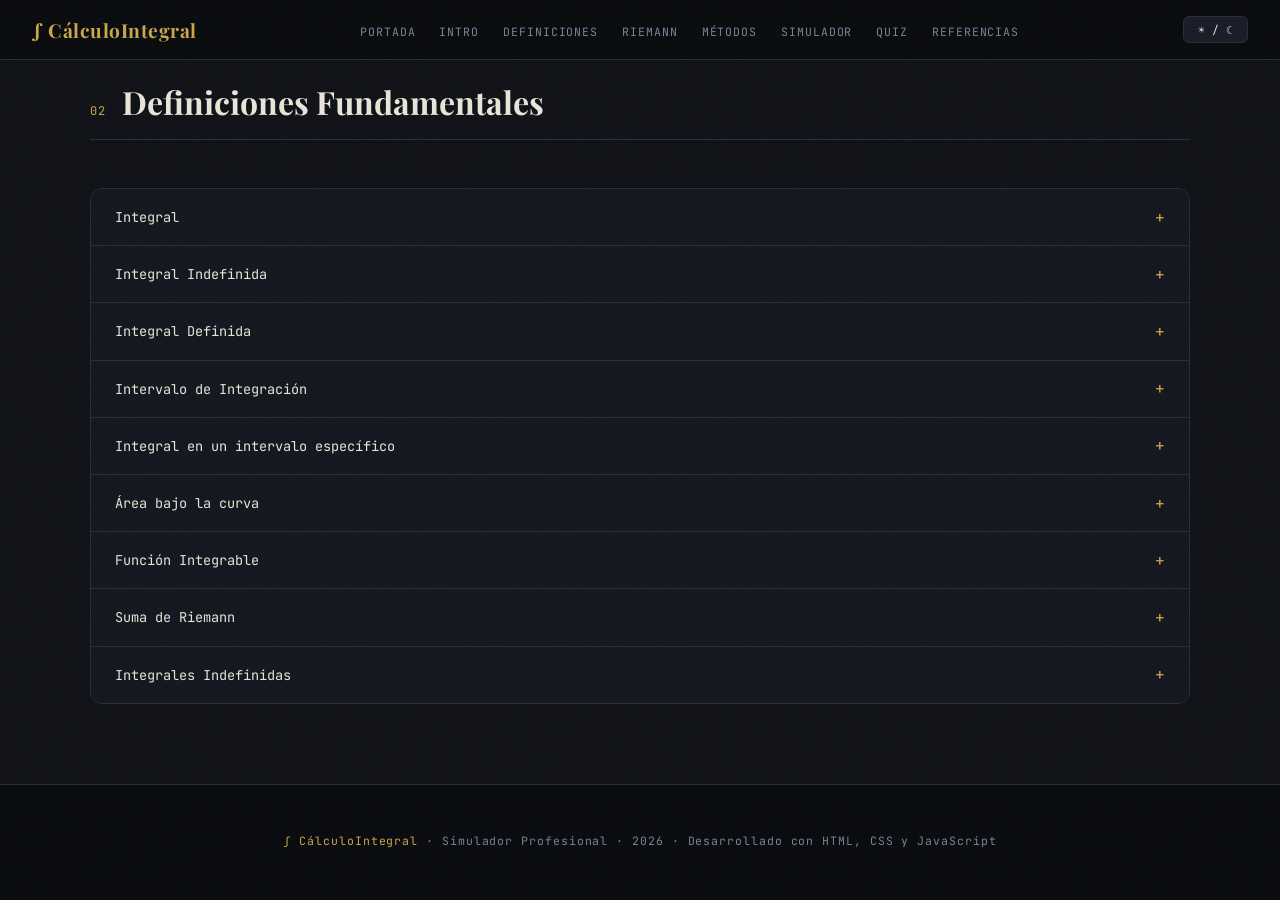
<file: HTML/definiciones.html>
<!DOCTYPE html>
<html lang="es">
<head>
<meta charset="UTF-8">
<meta name="viewport" content="width=device-width, initial-scale=1.0">
<title>CálculoIntegral — Definiciones</title>
<link href="https://fonts.googleapis.com/css2?family=Playfair+Display:wght@400;700;900&family=JetBrains+Mono:wght@300;400;600&family=Libre+Baskerville:ital,wght@0,400;0,700;1,400&display=swap" rel="stylesheet">
<link rel="stylesheet" href="../CSS/styles.css">
</head>
<body>
  <a href="#page-main" class="skip-link">Saltar al contenido</a>
  <nav>
    <a href="portada.html" class="nav-brand">∫ CálculoIntegral</a>
    <ul class="nav-links">
      <li><a href="portada.html">Portada</a></li>
      <li><a href="introduccion.html">Intro</a></li>
      <li><a href="definiciones.html">Definiciones</a></li>
      <li><a href="riemann.html">Riemann</a></li>
      <li><a href="metodos.html">Métodos</a></li>
      <li><a href="simulador.html">Simulador</a></li>
      <li><a href="quiz.html">Quiz</a></li>
      <li><a href="referencias.html">Referencias</a></li>
    </ul>
    <button class="nav-toggle" aria-controls="main-nav" aria-expanded="false" onclick="toggleNav()" aria-label="Abrir menú">☰</button>
    <button class="btn-darkmode" onclick="toggleMode()">☀ / ☾</button>
  </nav>

  <main id="page-main">
    <section id="definiciones">
      <div class="section-inner">
        <div class="section-header">
          <span class="section-num">02</span>
          <h2 class="section-title">Definiciones Fundamentales</h2>
        </div>
        <div class="accordion">

          <div class="acc-item">
            <button class="acc-header" onclick="toggleAcc(this)">
              Integral <span class="acc-icon">+</span>
            </button>
            <div class="acc-body">
              <div class="def-grid">
                <div>
                  <h3>Definición</h3>
                  <p>La <strong>integral</strong> es la acumulación continua de una magnitud en un intervalo y se interpreta como el área neta bajo la curva de una función.</p>
                  <h4>Propiedades</h4>
                  <ul>
                    <li>Linealidad: ∫(af + bg) = a∫f + b∫g.</li>
                    <li>Aditividad: ∫ₐᵇ + ∫ᵇᶜ = ∫ₐᶜ.</li>
                    <li>Cambio de límites invierte el signo.</li>
                  </ul>
                  <h4>Ejemplo resuelto</h4>
                  <p>∫₀² 2x dx = [x²]₀² = 4.</p>
                  <h4>Interpretación de la gráfica</h4>
                  <p>Corresponde al área entre la curva y el eje x dentro del intervalo dado.</p>
                  <h4>Aplicaciones</h4>
                  <p>Se usa para calcular áreas, trabajo, volumen y acumulados en diversas ciencias.</p>
                </div>
                <div class="def-visual">
                  <svg viewBox="0 0 200 120" aria-hidden="true" role="img">
                    <path d="M10,90 C40,40 80,60 120,30 C150,5 190,20 190,20" fill="none" stroke="currentColor" stroke-width="3" opacity=".6"/>
                    <path d="M10,90 L10,40 C30,40 70,50 100,55 C130,60 170,70 190,70 L190,90 Z" fill="rgba(201,168,76,.25)"/>
                    <line x1="10" y1="90" x2="190" y2="90" stroke="currentColor" stroke-width="1" opacity=".4"/>
                    <line x1="10" y1="15" x2="10" y2="105" stroke="currentColor" stroke-width="1" opacity=".4"/>
                  </svg>
                  <p class="def-caption">Área bajo la curva en un intervalo.</p>
                </div>
              </div>
            </div>
          </div>

          <div class="acc-item">
            <button class="acc-header" onclick="toggleAcc(this)">
              Integral Indefinida <span class="acc-icon">+</span>
            </button>
            <div class="acc-body">
              <div class="def-grid">
                <div>
                  <h3>Definición</h3>
                  <p>La <strong>integral indefinida</strong> es la familia de todas las antiderivadas de una función: ∫ f(x) dx = F(x) + C.</p>
                  <h4>Propiedades</h4>
                  <ul>
                    <li>Incluye una constante de integración C.</li>
                    <li>Es inversa a la derivada.</li>
                    <li>Es lineal: ∫(af + bg) = a∫f + b∫g + C.</li>
                  </ul>
                  <h4>Ejemplo resuelto</h4>
                  <p>∫ 3x² dx = x³ + C.</p>
                  <h4>Interpretación de la gráfica</h4>
                  <p>Cada primitiva es una curva cuya pendiente en cada punto es la función original.</p>
                  <h4>Aplicaciones</h4>
                  <p>Se usa para encontrar funciones generalizadas y resolver ecuaciones diferenciales.</p>
                </div>
                <div class="def-visual">
                  <svg viewBox="0 0 200 120" aria-hidden="true" role="img">
                    <path d="M10,100 C40,80 80,50 120,40 C160,35 190,30 190,30" fill="none" stroke="rgba(78,201,176,0.8)" stroke-width="3"/>
                    <path d="M10,90 C40,90 80,70 120,60 C160,55 190,50 190,50" fill="none" stroke="rgba(201,168,76,0.9)" stroke-width="3"/>
                    <circle cx="60" cy="80" r="3" fill="rgba(255,255,255,0.9)"/>
                    <circle cx="120" cy="50" r="3" fill="rgba(255,255,255,0.9)"/>
                  </svg>
                  <p class="def-caption">Función y su primitiva (tangentes relacionadas).</p>
                </div>
              </div>
            </div>
          </div>

          <div class="acc-item">
            <button class="acc-header" onclick="toggleAcc(this)">
              Integral Definida <span class="acc-icon">+</span>
            </button>
            <div class="acc-body">
              <div class="def-grid">
                <div>
                  <h3>Definición</h3>
                  <p>La <strong>integral definida</strong> calcula un valor numérico exacto para el área neta entre la curva y el eje x en [a,b].</p>
                  <h4>Propiedades</h4>
                  <ul>
                    <li>Solo depende de los extremos del intervalo.</li>
                    <li>F(b)−F(a) por el teorema fundamental del cálculo.</li>
                    <li>El orden de límites afecta el signo.</li>
                  </ul>
                  <h4>Ejemplo resuelto</h4>
                  <p>∫₀¹ x dx = [x²/2]₀¹ = 1/2.</p>
                  <h4>Interpretación de la gráfica</h4>
                  <p>Corresponde al área neta entre la curva y el eje x dentro del intervalo dado.</p>
                  <h4>Aplicaciones</h4>
                  <p>Se usa para calcular trabajo, distancia, volumen y probabilidades.</p>
                </div>
                <div class="def-visual">
                  <svg viewBox="0 0 200 120" aria-hidden="true" role="img">
                    <path d="M10,80 C50,30 90,70 130,50 C170,30 190,40 190,40" fill="none" stroke="currentColor" stroke-width="3" opacity=".7"/>
                    <path d="M20,80 L20,60 C60,50 100,55 140,50 L140,80 Z" fill="rgba(91,156,246,.2)"/>
                    <line x1="20" y1="80" x2="140" y2="80" stroke="currentColor" stroke-width="1" opacity=".5"/>
                    <text x="25" y="95" font-size="10" fill="currentColor">a</text>
                    <text x="135" y="95" font-size="10" fill="currentColor">b</text>
                  </svg>
                  <p class="def-caption">Evaluación de F en los extremos para obtener el área neta.</p>
                </div>
              </div>
            </div>
          </div>

          <div class="acc-item">
            <button class="acc-header" onclick="toggleAcc(this)">
              Intervalo de Integración <span class="acc-icon">+</span>
            </button>
            <div class="acc-body">
              <div class="def-grid">
                <div>
                  <h3>Definición</h3>
                  <p>El <strong>intervalo de integración</strong> [a, b] delimita el tramo en el eje x sobre el cual se calcula la integral.</p>
                  <h4>Propiedades</h4>
                  <ul>
                    <li>a es el límite inferior y b el límite superior.</li>
                    <li>Si a = b, la integral es 0.</li>
                    <li>Si a > b, el resultado cambia de signo.</li>
                  </ul>
                  <h4>Ejemplo resuelto</h4>
                  <p>En ∫₂⁵ x dx, el resultado es [x²/2]₂⁵ = 21/2.</p>
                  <h4>Interpretación de la gráfica</h4>
                  <p>Define el segmento horizontal que delimita la región integrada.</p>
                  <h4>Aplicaciones</h4>
                  <p>Permite seleccionar el tramo de interés en problemas de área, movimiento y acumulados.</p>
                </div>
                <div class="def-visual">
                  <svg viewBox="0 0 200 80" aria-hidden="true" role="img">
                    <line x1="10" y1="40" x2="190" y2="40" stroke="currentColor" stroke-width="2"/>
                    <line x1="40" y1="35" x2="40" y2="45" stroke="currentColor" stroke-width="2"/>
                    <line x1="140" y1="35" x2="140" y2="45" stroke="currentColor" stroke-width="2"/>
                    <text x="36" y="25" font-size="10" fill="currentColor">a</text>
                    <text x="136" y="25" font-size="10" fill="currentColor">b</text>
                    <rect x="40" y="40" width="100" height="15" fill="rgba(201,168,76,.2)"/>
                  </svg>
                  <p class="def-caption">El intervalo [a,b] como segmento en el eje x.</p>
                </div>
              </div>
            </div>
          </div>

          <div class="acc-item">
            <button class="acc-header" onclick="toggleAcc(this)">
              Integral en un intervalo específico <span class="acc-icon">+</span>
            </button>
            <div class="acc-body">
              <div class="def-grid">
                <div>
                  <h3>Definición</h3>
                  <p>Una <strong>integral en un intervalo específico</strong> es una integral definida con límites concretos, que calcula el valor acumulado entre dos puntos.</p>
                  <h4>Propiedades</h4>
                  <ul>
                    <li>Depende solo de los extremos a y b.</li>
                    <li>Se puede descomponer en subintervalos.</li>
                    <li>Es un valor numérico fijo.</li>
                  </ul>
                  <h4>Ejemplo resuelto</h4>
                  <p>∫₁³ 2x dx = [x²]₁³ = 9 − 1 = 8.</p>
                  <h4>Interpretación de la gráfica</h4>
                  <p>Es la región exacta sombreada entre la curva y el eje x desde a hasta b.</p>
                  <h4>Aplicaciones</h4>
                  <p>Se usa para calcular distancia, ingreso y carga acumulada en ese intervalo específico.</p>
                </div>
                <div class="def-visual">
                  <svg viewBox="0 0 200 120" aria-hidden="true" role="img">
                    <path d="M15,90 C45,50 80,70 110,55 C140,40 170,35 185,30" fill="none" stroke="currentColor" stroke-width="3" opacity=".7"/>
                    <path d="M25,90 L25,55 C45,55 75,60 105,50 C135,40 165,35 185,35 L185,90 Z" fill="rgba(91,156,246,.18)"/>
                    <line x1="25" y1="90" x2="185" y2="90" stroke="currentColor" stroke-width="1" opacity=".5"/>
                    <text x="22" y="104" font-size="10" fill="currentColor">a</text>
                    <text x="180" y="104" font-size="10" fill="currentColor">b</text>
                  </svg>
                  <p class="def-caption">Evaluar y sumar área entre los puntos a y b.</p>
                </div>
              </div>
            </div>
          </div>

          <div class="acc-item">
            <button class="acc-header" onclick="toggleAcc(this)">
              Área bajo la curva <span class="acc-icon">+</span>
            </button>
            <div class="acc-body">
              <div class="def-grid">
                <div>
                  <h3>Definición</h3>
                  <p>El <strong>área bajo la curva</strong> es la magnitud total que calcula la integral en un intervalo dado.</p>
                  <h4>Propiedades</h4>
                  <ul>
                    <li>Si f ≥ 0, el área es positiva.</li>
                    <li>Si f < 0, el área neta puede ser negativa.</li>
                    <li>Para área absoluta se usa ∫ₐᵇ |f(x)| dx.</li>
                  </ul>
                  <h4>Ejemplo resuelto</h4>
                  <p>Para y = x en [0,2], ∫₀² x dx = 2.</p>
                  <h4>Interpretación de la gráfica</h4>
                  <p>Es la región coloreada entre la curva y el eje x.</p>
                  <h4>Aplicaciones</h4>
                  <p>Se aplica en física, probabilidad y economía para cuantificar cantidades acumuladas.</p>
                </div>
                <div class="def-visual">
                  <svg viewBox="0 0 200 120" aria-hidden="true" role="img">
                    <path d="M10,80 C40,50 80,70 120,30 C150,-5 190,20 190,20" fill="none" stroke="currentColor" stroke-width="3" opacity=".6"/>
                    <path d="M10,80 L10,55 C40,50 80,69 120,35 L120,80 Z" fill="rgba(78,201,176,.2)"/>
                    <path d="M120,80 L120,80 C150,75 190,20 190,20 L190,80 Z" fill="rgba(244,122,122,.2)"/>
                  </svg>
                  <p class="def-caption">Área positiva y negativa convertidas a magnitud total.</p>
                </div>
              </div>
            </div>
          </div>

          <div class="acc-item">
            <button class="acc-header" onclick="toggleAcc(this)">
              Función Integrable <span class="acc-icon">+</span>
            </button>
            <div class="acc-body">
              <div class="def-grid">
                <div>
                  <h3>Definición</h3>
                  <p>Una función es <strong>integrable</strong> si su límite de sumas de Riemann existe y es finito en el intervalo.</p>
                  <h4>Propiedades</h4>
                  <ul>
                    <li>Debe ser acotada en el intervalo.</li>
                    <li>Las funciones continuas son integrables.</li>
                    <li>Las discontinuidades aisladas no impiden la integración.</li>
                  </ul>
                  <h4>Ejemplo resuelto</h4>
                  <p>f(x)=x es integrable en [0,1], con ∫₀¹ x dx = 1/2.</p>
                  <h4>Interpretación de la gráfica</h4>
                  <p>La suma de los rectángulos bajo la curva converge a un área única.</p>
                  <h4>Aplicaciones</h4>
                  <p>Garantiza que se puede calcular un área, volumen o acumulado para una función.</p>
                </div>
                <div class="def-visual">
                  <svg viewBox="0 0 200 120" aria-hidden="true" role="img">
                    <path d="M10,90 C40,70 70,60 100,65 C130,70 160,80 190,70" fill="none" stroke="currentColor" stroke-width="2"/>
                    <circle cx="110" cy="30" r="4" fill="rgba(244,122,122,.8)"/>
                    <line x1="110" y1="30" x2="110" y2="90" stroke="rgba(244,122,122,.4)" stroke-dasharray="3 3"/>
                  </svg>
                  <p class="def-caption">Una discontinuidad aislada no impide la integrabilidad.</p>
                </div>
              </div>
            </div>
          </div>

          <div class="acc-item">
            <button class="acc-header" onclick="toggleAcc(this)">
              Suma de Riemann <span class="acc-icon">+</span>
            </button>
            <div class="acc-body">
              <div class="def-grid">
                <div>
                  <h3>Definición</h3>
                  <p>La <strong>suma de Riemann</strong> aproxima una integral mediante la suma de áreas de rectángulos en [a,b].</p>
                  <h4>Propiedades</h4>
                  <ul>
                    <li>Conforme n aumenta, la aproximación mejora.</li>
                    <li>Depende de la elección de xᵢ* (izquierda, derecha, punto medio).</li>
                    <li>Converge al valor de la integral si la función es integrable.</li>
                  </ul>
                  <h4>Ejemplo resuelto</h4>
                  <p>Con n=4 y método derecho para ∫₀¹ x dx, los rectángulos suman 0.25+0.5+0.75+1 = 2.5, que aproximan el área real.</p>
                  <h4>Interpretación de la gráfica</h4>
                  <p>Es la suma de rectángulos colocados bajo la curva que aproximan el área real.</p>
                  <h4>Aplicaciones</h4>
                  <p>Es la base de métodos numéricos de integración y de aproximaciones en ingeniería y física.</p>
                </div>
                <div class="def-visual">
                  <svg viewBox="0 0 200 120" aria-hidden="true" role="img">
                    <path d="M10,90 C40,60 80,70 120,40 C160,10 190,40 190,40" fill="none" stroke="currentColor" stroke-width="2"/>
                    <rect x="10" y="60" width="30" height="30" fill="rgba(78,201,176,.25)" stroke="currentColor" stroke-width="1"/>
                    <rect x="40" y="70" width="30" height="20" fill="rgba(78,201,176,.25)" stroke="currentColor" stroke-width="1"/>
                    <rect x="70" y="80" width="30" height="10" fill="rgba(78,201,176,.25)" stroke="currentColor" stroke-width="1"/>
                  </svg>
                  <p class="def-caption">Rectángulos que aproximan el área bajo la curva.</p>
                </div>
              </div>
            </div>
          </div>

          <div class="acc-item">
            <button class="acc-header" onclick="toggleAcc(this)">
              Integrales Indefinidas <span class="acc-icon">+</span>
            </button>
            <div class="acc-body">
              <div class="def-grid">
                <div>
                  <h3>Definición</h3>
                  <p>Las <strong>integrales indefinidas</strong> representan la familia de todas las antiderivadas de una función: ∫ f(x) dx = F(x) + C.</p>
                  <h4>Propiedades</h4>
                  <ul>
                    <li>Incluyen una constante de integración C.</li>
                    <li>Son inversas a la derivación.</li>
                    <li>Son lineales: ∫(af + bg) = a∫f + b∫g + C.</li>
                  </ul>
                  <h4>Ejemplo resuelto</h4>
                  <p>∫ 3x² dx = x³ + C.</p>
                  <h4>Interpretación de la gráfica</h4>
                  <p>Cada primitiva es una curva cuya pendiente en cada punto coincide con la función original.</p>
                  <h4>Aplicaciones</h4>
                  <p>Se usa para encontrar familias de soluciones y resolver ecuaciones diferenciales.</p>
                </div>
                <div class="def-visual">
                  <svg viewBox="0 0 200 120" aria-hidden="true" role="img">
                    <path d="M15,90 C45,55 80,70 120,50 C150,35 180,30 190,25" fill="none" stroke="rgba(78,201,176,.8)" stroke-width="3"/>
                    <path d="M20,90 C50,70 85,60 120,45 C155,32 180,28 190,25" fill="none" stroke="rgba(201,168,76,.8)" stroke-width="2" opacity=".7"/>
                    <circle cx="60" cy="80" r="4" fill="rgba(255,255,255,.9)"/>
                    <text x="28" y="110" font-size="10" fill="currentColor">F(x)+C</text>
                  </svg>
                  <p class="def-caption">Antiderivadas que difieren en una constante.</p>
                </div>
              </div>
            </div>
          </div>

        </div>
      </div>
    </section>
  </main>

  <footer>
    <span>∫ CálculoIntegral</span> · Simulador Profesional · 2026 · Desarrollado con HTML, CSS y JavaScript
  </footer>
  <script src="../JavaScript/script.js"></script>
</body>
</html>
</file>
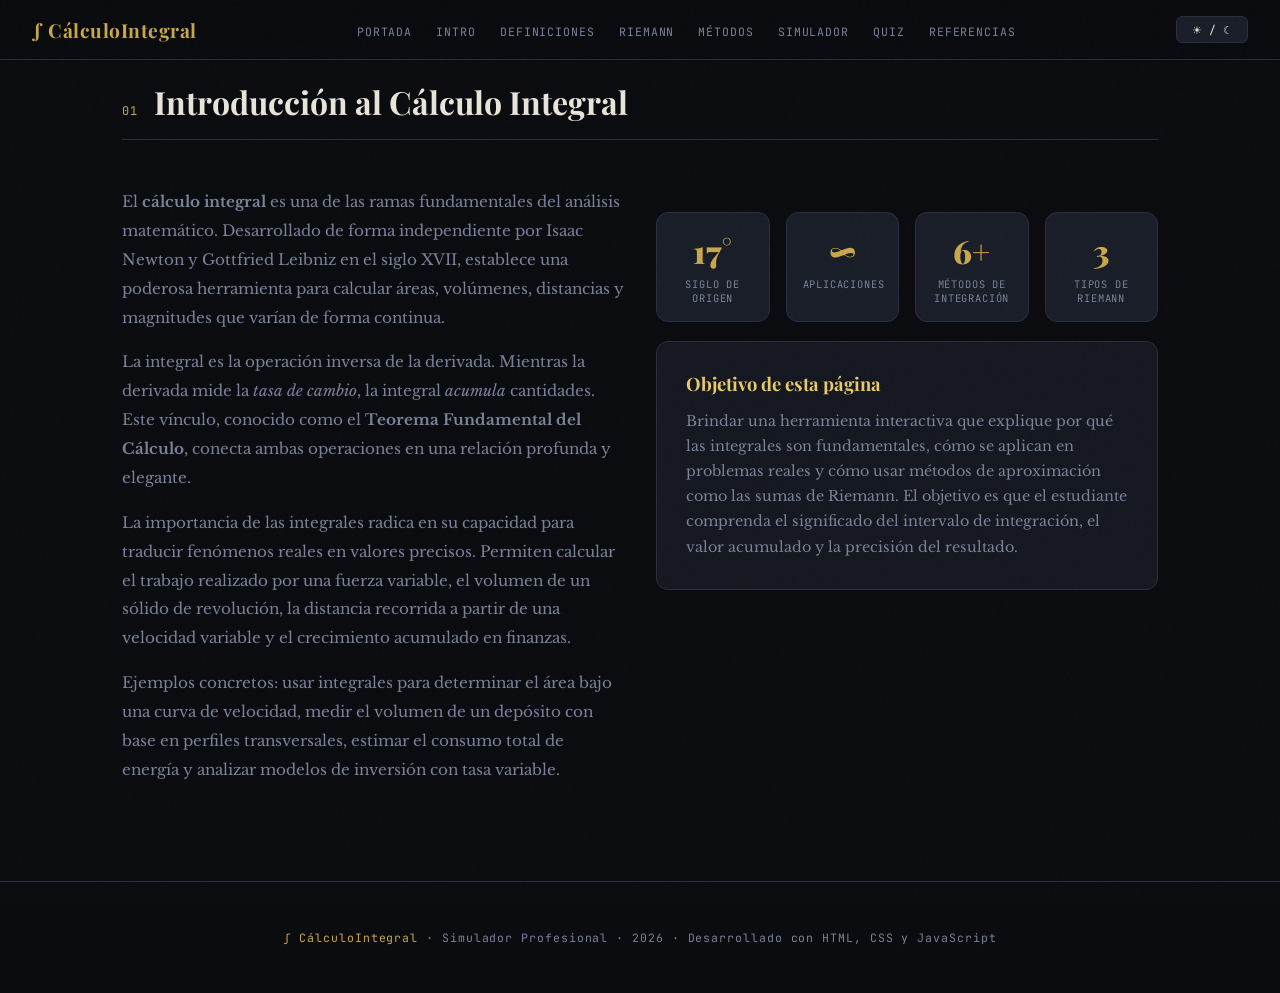
<file: HTML/introduccion.html>
<!DOCTYPE html>
<html lang="es">
<head>
<meta charset="UTF-8">
<meta name="viewport" content="width=device-width, initial-scale=1.0">
<title>CálculoIntegral — Introducción</title>
<link href="https://fonts.googleapis.com/css2?family=Playfair+Display:wght@400;700;900&family=JetBrains+Mono:wght@300;400;600&family=Libre+Baskerville:ital,wght@0,400;0,700;1,400&display=swap" rel="stylesheet">
<link rel="stylesheet" href="../CSS/styles.css">
</head>
<body>
  <a href="#page-main" class="skip-link">Saltar al contenido</a>
  <nav>
    <a href="portada.html" class="nav-brand">∫ CálculoIntegral</a>
    <ul class="nav-links">
      <li><a href="portada.html">Portada</a></li>
      <li><a href="introduccion.html">Intro</a></li>
      <li><a href="definiciones.html">Definiciones</a></li>
      <li><a href="riemann.html">Riemann</a></li>
      <li><a href="metodos.html">Métodos</a></li>
      <li><a href="simulador.html">Simulador</a></li>
      <li><a href="quiz.html">Quiz</a></li>
      <li><a href="referencias.html">Referencias</a></li>
    </ul>
    <button class="nav-toggle" aria-controls="main-nav" aria-expanded="false" onclick="toggleNav()" aria-label="Abrir menú">☰</button>
    <button class="btn-darkmode" onclick="toggleMode()">☀ / ☾</button>
  </nav>

  <main id="page-main">
    <section id="introduccion">
      <div class="section-header">
        <span class="section-num">01</span>
        <h2 class="section-title">Introducción al Cálculo Integral</h2>
      </div>
      <div class="intro-grid">
        <div class="intro-text">
          <p>
            El <strong>cálculo integral</strong> es una de las ramas fundamentales del análisis matemático.
            Desarrollado de forma independiente por Isaac Newton y Gottfried Leibniz en el siglo XVII,
            establece una poderosa herramienta para calcular áreas, volúmenes, distancias y magnitudes
            que varían de forma continua.
          </p>
          <p>
            La integral es la operación inversa de la derivada. Mientras la derivada mide la <em>tasa de cambio</em>,
            la integral <em>acumula</em> cantidades. Este vínculo, conocido como el <strong>Teorema Fundamental del Cálculo</strong>,
            conecta ambas operaciones en una relación profunda y elegante.
          </p>
          <p>
            La importancia de las integrales radica en su capacidad para traducir fenómenos reales en valores precisos.
            Permiten calcular el trabajo realizado por una fuerza variable, el volumen de un sólido de revolución,
            la distancia recorrida a partir de una velocidad variable y el crecimiento acumulado en finanzas.
          </p>
          <p>
            Ejemplos concretos: usar integrales para determinar el área bajo una curva de velocidad,
            medir el volumen de un depósito con base en perfiles transversales, estimar el consumo total de energía
            y analizar modelos de inversión con tasa variable.
          </p>
        </div>
        <div>
          <div class="stat-row">
            <div class="stat-box"><div class="stat-num">17°</div><div class="stat-desc">Siglo de origen</div></div>
            <div class="stat-box"><div class="stat-num">∞</div><div class="stat-desc">Aplicaciones</div></div>
            <div class="stat-box"><div class="stat-num">6+</div><div class="stat-desc">Métodos de integración</div></div>
            <div class="stat-box"><div class="stat-num">3</div><div class="stat-desc">Tipos de Riemann</div></div>
          </div>
          <div class="card" style="margin-top:1.2rem">
            <h3>Objetivo de esta página</h3>
            <p>Brindar una herramienta interactiva que explique por qué las integrales son fundamentales,
            cómo se aplican en problemas reales y cómo usar métodos de aproximación como las sumas de Riemann.
            El objetivo es que el estudiante comprenda el significado del intervalo de integración,
            el valor acumulado y la precisión del resultado.</p>
          </div>
        </div>
      </div>
    </section>
  </main>

  <footer>
    <span>∫ CálculoIntegral</span> · Simulador Profesional · 2026 · Desarrollado con HTML, CSS y JavaScript
  </footer>
  <script src="../JavaScript/script.js"></script>
</body>
</html>
</file>
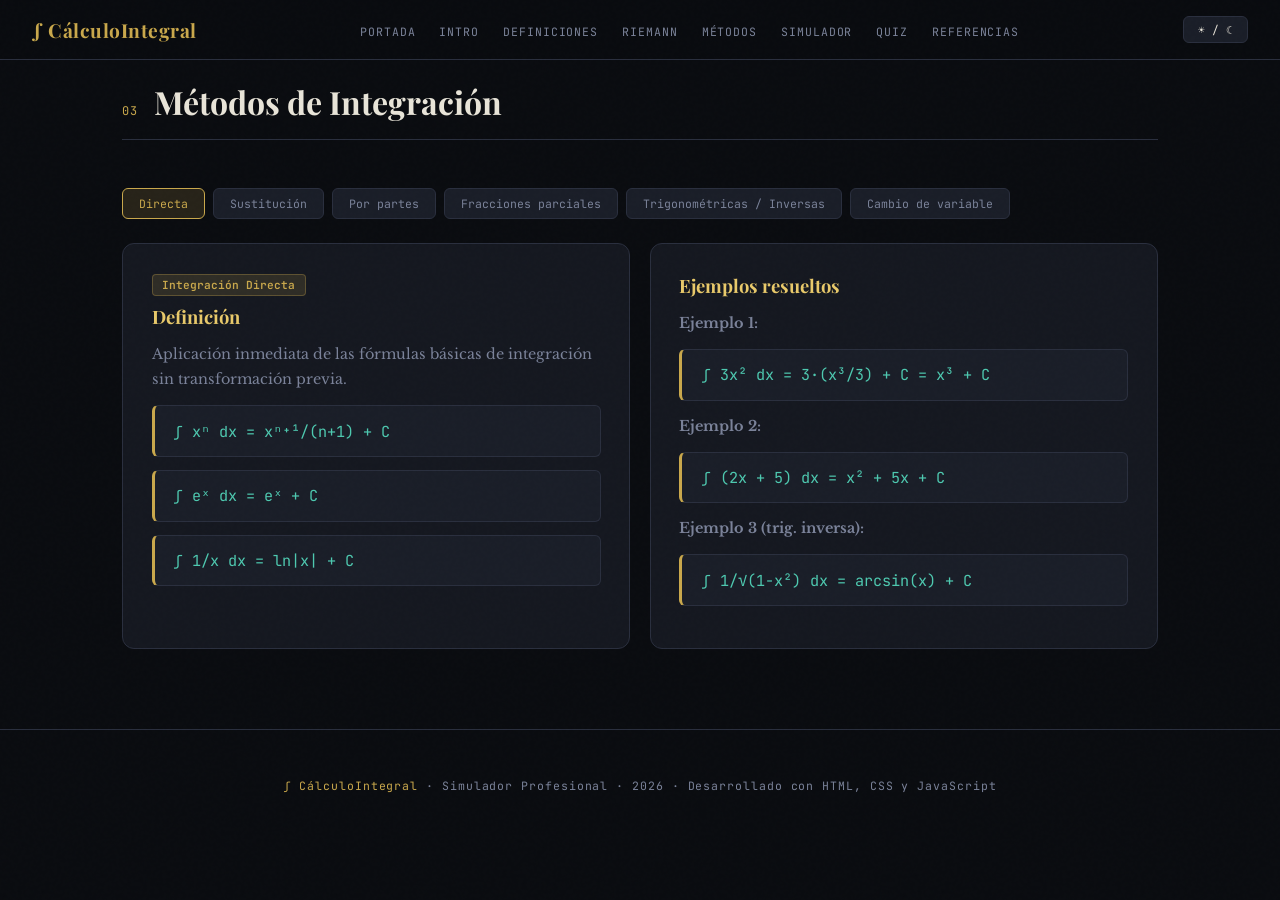
<file: HTML/metodos.html>
<!DOCTYPE html>
<html lang="es">
<head>
<meta charset="UTF-8">
<meta name="viewport" content="width=device-width, initial-scale=1.0">
<title>CálculoIntegral — Métodos de Integración</title>
<link href="https://fonts.googleapis.com/css2?family=Playfair+Display:wght@400;700;900&family=JetBrains+Mono:wght@300;400;600&family=Libre+Baskerville:ital,wght@0,400;0,700;1,400&display=swap" rel="stylesheet">
<link rel="stylesheet" href="../CSS/styles.css">
</head>
<body>
  <a href="#page-main" class="skip-link">Saltar al contenido</a>
  <nav>
    <a href="portada.html" class="nav-brand">∫ CálculoIntegral</a>
    <ul class="nav-links">
      <li><a href="portada.html">Portada</a></li>
      <li><a href="introduccion.html">Intro</a></li>
      <li><a href="definiciones.html">Definiciones</a></li>
      <li><a href="riemann.html">Riemann</a></li>
      <li><a href="metodos.html">Métodos</a></li>
      <li><a href="simulador.html">Simulador</a></li>
      <li><a href="quiz.html">Quiz</a></li>
      <li><a href="referencias.html">Referencias</a></li>
    </ul>
    <button class="nav-toggle" aria-controls="main-nav" aria-expanded="false" onclick="toggleNav()" aria-label="Abrir menú">☰</button>
    <button class="btn-darkmode" onclick="toggleMode()">☀ / ☾</button>
  </nav>

  <main id="page-main">
    <section id="metodos">
      <div class="section-header">
        <span class="section-num">03</span>
        <h2 class="section-title">Métodos de Integración</h2>
      </div>

      <div class="tab-bar">
        <button class="tab-btn active" onclick="showTab('directa', this)">Directa</button>
        <button class="tab-btn" onclick="showTab('sustitucion', this)">Sustitución</button>
        <button class="tab-btn" onclick="showTab('partes', this)">Por partes</button>
        <button class="tab-btn" onclick="showTab('parciales', this)">Fracciones parciales</button>
        <button class="tab-btn" onclick="showTab('trig', this)">Trigonométricas / Inversas</button>
        <button class="tab-btn" onclick="showTab('cambio', this)">Cambio de variable</button>
      </div>

      <div class="tab-panel active" id="tab-directa">
        <div class="grid-2">
          <div class="card">
            <span class="badge badge-gold">Integración Directa</span>
            <h3>Definición</h3>
            <p>Aplicación inmediata de las fórmulas básicas de integración sin transformación previa.</p>
            <div class="formula-block">∫ xⁿ dx = xⁿ⁺¹/(n+1) + C</div>
            <div class="formula-block">∫ eˣ dx = eˣ + C</div>
            <div class="formula-block">∫ 1/x dx = ln|x| + C</div>
          </div>
          <div class="card">
            <h3>Ejemplos resueltos</h3>
            <p><strong>Ejemplo 1:</strong></p>
            <div class="formula-block">∫ 3x² dx = 3·(x³/3) + C = x³ + C</div>
            <p><strong>Ejemplo 2:</strong></p>
            <div class="formula-block">∫ (2x + 5) dx = x² + 5x + C</div>
            <p><strong>Ejemplo 3 (trig. inversa):</strong></p>
            <div class="formula-block">∫ 1/√(1-x²) dx = arcsin(x) + C</div>
          </div>
        </div>
      </div>

      <div class="tab-panel" id="tab-sustitucion">
        <div class="grid-2">
          <div class="card">
            <span class="badge badge-teal">Sustitución</span>
            <h3>Método</h3>
            <p>Se sustituye u = g(x) de modo que du = g'(x)dx, simplificando la integral.</p>
            <div class="formula-block">∫ f(g(x))·g'(x) dx = ∫ f(u) du</div>
            <ul>
              <li>Identificar la función interior u = g(x)</li>
              <li>Calcular du = g'(x) dx</li>
              <li>Sustituir y resolver</li>
              <li>Volver a la variable original</li>
            </ul>
          </div>
          <div class="card">
            <h3>Ejemplos resueltos</h3>
            <p><strong>Ejemplo 1:</strong></p>
            <div class="formula-block">∫ 2x·(x²+1)⁵ dx  →  u = x²+1, du = 2x dx
= ∫ u⁵ du = u⁶/6 + C = (x²+1)⁶/6 + C</div>
            <p><strong>Ejemplo 2:</strong></p>
            <div class="formula-block">∫ cos(3x) dx  →  u = 3x, du = 3dx
= (1/3)∫ cos(u) du = sin(3x)/3 + C</div>
          </div>
        </div>
      </div>

      <div class="tab-panel" id="tab-partes">
        <div class="grid-2">
          <div class="card">
            <span class="badge badge-blue">Integración por Partes</span>
            <h3>Fórmula</h3>
            <div class="formula-block">∫ u dv = uv − ∫ v du</div>
            <p>Se elige <strong>u</strong> y <strong>dv</strong> usando la regla <strong>LIATE</strong>:</p>
            <ul>
              <li><strong>L</strong>ogarítmicas</li>
              <li><strong>I</strong>nversas trig.</li>
              <li><strong>A</strong>lgebraicas</li>
              <li><strong>T</strong>rigonométricas</li>
              <li><strong>E</strong>xponenciales</li>
            </ul>
          </div>
          <div class="card">
            <h3>Ejemplos resueltos</h3>
            <p><strong>Ejemplo: ∫ x·eˣ dx</strong></p>
            <div class="formula-block">u = x,    dv = eˣ dx
du = dx,  v  = eˣ

∫ x·eˣ dx = x·eˣ − ∫ eˣ dx = x·eˣ − eˣ + C
           = eˣ(x − 1) + C</div>
          </div>
        </div>
      </div>

      <div class="tab-panel" id="tab-parciales">
        <div class="grid-2">
          <div class="card">
            <span class="badge badge-rose">Fracciones Parciales</span>
            <h3>Método</h3>
            <p>Se descompone una fracción racional en fracciones más simples cuya integral se conoce.</p>
            <div class="formula-block">P(x)/Q(x) = A/(x-r₁) + B/(x-r₂) + ...</div>
            <ul>
              <li>Factorizar el denominador</li>
              <li>Plantear la descomposición</li>
              <li>Determinar constantes A, B, ...</li>
              <li>Integrar cada fracción</li>
            </ul>
          </div>
          <div class="card">
            <h3>Ejemplo resuelto</h3>
            <div class="formula-block">∫ 1/(x²-1) dx = ∫ 1/[(x-1)(x+1)] dx

A/(x-1) + B/(x+1)  →  A=½, B=-½

= ½ ln|x-1| − ½ ln|x+1| + C
= ½ ln|(x-1)/(x+1)| + C</div>
          </div>
        </div>
      </div>

      <div class="tab-panel" id="tab-trig">
        <div class="grid-2">
          <div class="card">
            <span class="badge badge-purple">Funciones Trigonométricas</span>
            <h3>Identidades útiles</h3>
            <div class="formula-block">sin²x = (1 − cos2x)/2
cos²x = (1 + cos2x)/2
sin²x + cos²x = 1</div>
            <h3 style="margin-top:1rem">Funciones trigonométricas inversas</h3>
            <p>Las funciones inversas como <strong>arcsin</strong> y <strong>arctan</strong> aparecen en integrales de funciones racionales y radicales. Su evaluación depende de dominios concretos y ofrece expresiones cerradas para anti-derivadas.</p>
            <div class="formula-block">∫ 1/√(1−x²) dx = arcsin(x) + C
∫ 1/(1+x²) dx = arctan(x) + C
∫ 1/(x√(x²−1)) dx = arcsec|x| + C</div>
          </div>
          <div class="card">
            <h3>Ejemplos resueltos</h3>
            <p><strong>∫ 1/√(1−x²) dx</strong></p>
            <div class="formula-block">= arcsin(x) + C</div>
            <p><strong>∫ 1/(4+x²) dx</strong></p>
            <div class="formula-block">= (1/2)·arctan(x/2) + C</div>
            <p><strong>∫ 1/√(9−x²) dx</strong></p>
            <div class="formula-block">= arcsin(x/3) + C</div>
            <p><strong>Dominio importante:</strong></p>
            <div class="formula-block">arcsin(x): x ∈ [−1,1],  arctan(x): x ∈ ℝ</div>
          </div>
        </div>
      </div>

      <div class="tab-panel" id="tab-cambio">
        <div class="grid-2">
          <div class="card">
            <span class="badge badge-gold">Cambio de Variable</span>
            <h3>Sustitución trigonométrica</h3>
            <p>Útil cuando aparecen expresiones del tipo √(a²−x²), √(a²+x²) o √(x²−a²).</p>
            <div class="formula-block">√(a²−x²) → x = a·sin(θ)
√(a²+x²) → x = a·tan(θ)
√(x²−a²) → x = a·sec(θ)</div>
          </div>
          <div class="card">
            <h3>Ejemplo</h3>
            <p><strong>∫ √(1−x²) dx</strong></p>
            <div class="formula-block">x = sin(θ), dx = cos(θ)dθ
√(1−x²) = cos(θ)

= ∫ cos²(θ) dθ
= θ/2 + sin(2θ)/4 + C
= (arcsin(x))/2 + (x√(1−x²))/2 + C</div>
          </div>
        </div>
      </div>
    </section>
  </main>

  <footer>
    <span>∫ CálculoIntegral</span> · Simulador Profesional · 2026 · Desarrollado con HTML, CSS y JavaScript
  </footer>
  <script src="../JavaScript/script.js"></script>
</body>
</html>
</file>
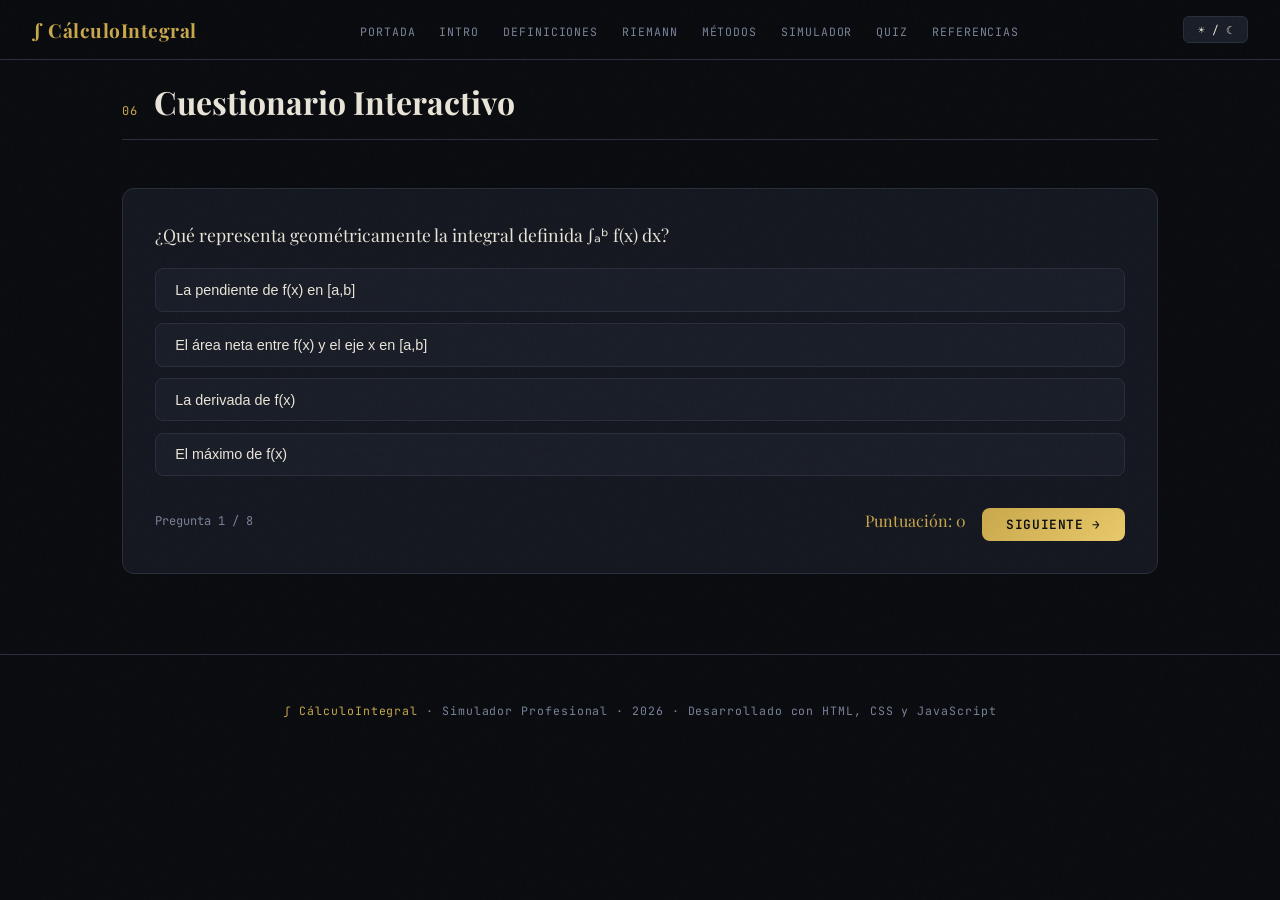
<file: HTML/quiz.html>
<!DOCTYPE html>
<html lang="es">
<head>
<meta charset="UTF-8">
<meta name="viewport" content="width=device-width, initial-scale=1.0">
<title>CálculoIntegral — Quiz</title>
<link href="https://fonts.googleapis.com/css2?family=Playfair+Display:wght@400;700;900&family=JetBrains+Mono:wght@300;400;600&family=Libre+Baskerville:ital,wght@0,400;0,700;1,400&display=swap" rel="stylesheet">
<link rel="stylesheet" href="../CSS/styles.css">
</head>
<body>
  <a href="#page-main" class="skip-link">Saltar al contenido</a>
  <nav>
    <a href="portada.html" class="nav-brand">∫ CálculoIntegral</a>
    <ul class="nav-links">
      <li><a href="portada.html">Portada</a></li>
      <li><a href="introduccion.html">Intro</a></li>
      <li><a href="definiciones.html">Definiciones</a></li>
      <li><a href="riemann.html">Riemann</a></li>
      <li><a href="metodos.html">Métodos</a></li>
      <li><a href="simulador.html">Simulador</a></li>
      <li><a href="quiz.html">Quiz</a></li>
      <li><a href="referencias.html">Referencias</a></li>
    </ul>
    <button class="nav-toggle" aria-controls="main-nav" aria-expanded="false" onclick="toggleNav()" aria-label="Abrir menú">☰</button>
    <button class="btn-darkmode" onclick="toggleMode()">☀ / ☾</button>
  </nav>

  <main id="page-main">
    <section id="quiz">
      <div class="section-header">
        <span class="section-num">06</span>
        <h2 class="section-title">Cuestionario Interactivo</h2>
      </div>
      <div class="quiz-wrap">
        <div id="quizContent">
          <div class="quiz-q" id="quizQuestion"></div>
          <div class="quiz-options" id="quizOptions"></div>
          <div class="quiz-nav">
            <div class="quiz-progress" id="quizProgress">Pregunta 1 / 8</div>
            <div class="quiz-score" id="quizScore">Puntuación: 0</div>
            <button class="btn-primary" style="width:auto;padding:.5rem 1.5rem" onclick="nextQuestion()" id="nextBtn" disabled>Siguiente →</button>
          </div>
        </div>
        <div id="quizResult" style="display:none; text-align:center; padding:2rem">
          <div style="font-family:'Playfair Display',serif; font-size:2.5rem; color:var(--gold);" id="finalScore"></div>
          <p style="color:var(--muted); margin:1rem 0" id="finalMsg"></p>
          <button class="btn-primary" style="width:auto;padding:.7rem 2rem" onclick="resetQuiz()">Reiniciar quiz</button>
        </div>
      </div>
    </section>
  </main>

  <footer>
    <span>∫ CálculoIntegral</span> · Simulador Profesional · 2026 · Desarrollado con HTML, CSS y JavaScript
  </footer>
  <script src="../JavaScript/script.js"></script>
</body>
</html>
</file>
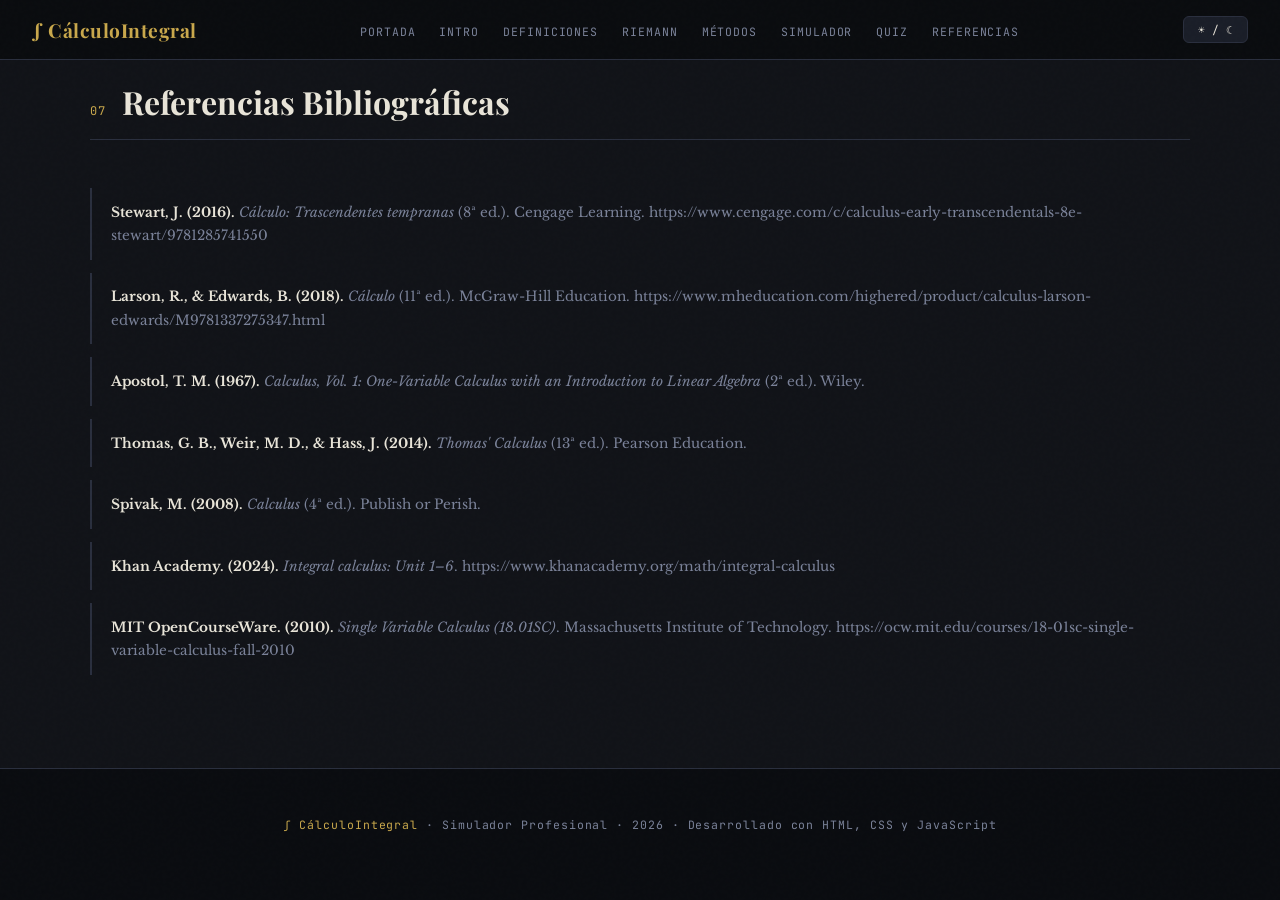
<file: HTML/referencias.html>
<!DOCTYPE html>
<html lang="es">
<head>
<meta charset="UTF-8">
<meta name="viewport" content="width=device-width, initial-scale=1.0">
<title>CálculoIntegral — Referencias</title>
<link href="https://fonts.googleapis.com/css2?family=Playfair+Display:wght@400;700;900&family=JetBrains+Mono:wght@300;400;600&family=Libre+Baskerville:ital,wght@0,400;0,700;1,400&display=swap" rel="stylesheet">
<link rel="stylesheet" href="../CSS/styles.css">
</head>
<body>
  <a href="#page-main" class="skip-link">Saltar al contenido</a>
  <nav>
    <a href="portada.html" class="nav-brand">∫ CálculoIntegral</a>
    <ul class="nav-links">
      <li><a href="portada.html">Portada</a></li>
      <li><a href="introduccion.html">Intro</a></li>
      <li><a href="definiciones.html">Definiciones</a></li>
      <li><a href="riemann.html">Riemann</a></li>
      <li><a href="metodos.html">Métodos</a></li>
      <li><a href="simulador.html">Simulador</a></li>
      <li><a href="quiz.html">Quiz</a></li>
      <li><a href="referencias.html">Referencias</a></li>
    </ul>
    <button class="nav-toggle" aria-controls="main-nav" aria-expanded="false" onclick="toggleNav()" aria-label="Abrir menú">☰</button>
    <button class="btn-darkmode" onclick="toggleMode()">☀ / ☾</button>
  </nav>

  <main id="page-main">
    <section id="referencias" style="background:var(--bg2); max-width:100%; padding:5rem 2rem;">
      <div style="max-width:1100px; margin:0 auto;">
        <div class="section-header">
          <span class="section-num">07</span>
          <h2 class="section-title">Referencias Bibliográficas</h2>
        </div>
        <ul class="ref-list">
          <li>
            <strong>Stewart, J. (2016).</strong> <em>Cálculo: Trascendentes tempranas</em> (8ª ed.). Cengage Learning.
            https://www.cengage.com/c/calculus-early-transcendentals-8e-stewart/9781285741550
          </li>
          <li>
            <strong>Larson, R., & Edwards, B. (2018).</strong> <em>Cálculo</em> (11ª ed.). McGraw-Hill Education.
            https://www.mheducation.com/highered/product/calculus-larson-edwards/M9781337275347.html
          </li>
          <li>
            <strong>Apostol, T. M. (1967).</strong> <em>Calculus, Vol. 1: One-Variable Calculus with an Introduction to Linear Algebra</em> (2ª ed.). Wiley.
          </li>
          <li>
            <strong>Thomas, G. B., Weir, M. D., & Hass, J. (2014).</strong> <em>Thomas' Calculus</em> (13ª ed.). Pearson Education.
          </li>
          <li>
            <strong>Spivak, M. (2008).</strong> <em>Calculus</em> (4ª ed.). Publish or Perish.
          </li>
          <li>
            <strong>Khan Academy. (2024).</strong> <em>Integral calculus: Unit 1–6</em>.
            https://www.khanacademy.org/math/integral-calculus
          </li>
          <li>
            <strong>MIT OpenCourseWare. (2010).</strong> <em>Single Variable Calculus (18.01SC)</em>. Massachusetts Institute of Technology.
            https://ocw.mit.edu/courses/18-01sc-single-variable-calculus-fall-2010
          </li>
        </ul>
      </div>
    </section>
  </main>

  <footer>
    <span>∫ CálculoIntegral</span> · Simulador Profesional · 2026 · Desarrollado con HTML, CSS y JavaScript
  </footer>
  <script src="../JavaScript/script.js"></script>
</body>
</html>
</file>
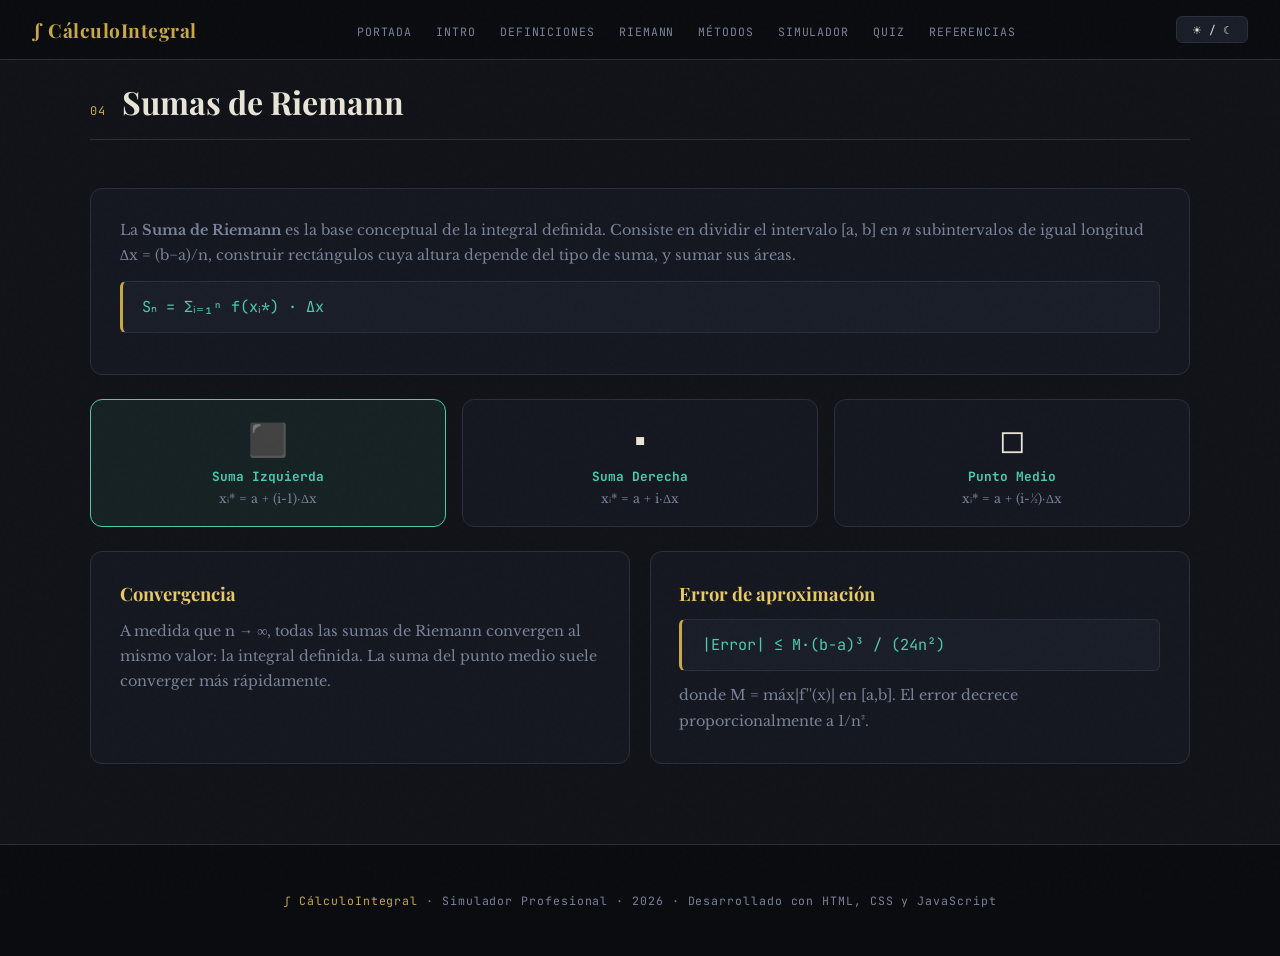
<file: HTML/riemann.html>
<!DOCTYPE html>
<html lang="es">
<head>
<meta charset="UTF-8">
<meta name="viewport" content="width=device-width, initial-scale=1.0">
<title>CálculoIntegral — Sumas de Riemann</title>
<link href="https://fonts.googleapis.com/css2?family=Playfair+Display:wght@400;700;900&family=JetBrains+Mono:wght@300;400;600&family=Libre+Baskerville:ital,wght@0,400;0,700;1,400&display=swap" rel="stylesheet">
<link rel="stylesheet" href="../CSS/styles.css">
</head>
<body>
  <a href="#page-main" class="skip-link">Saltar al contenido</a>
  <nav>
    <a href="portada.html" class="nav-brand">∫ CálculoIntegral</a>
    <ul class="nav-links">
      <li><a href="portada.html">Portada</a></li>
      <li><a href="introduccion.html">Intro</a></li>
      <li><a href="definiciones.html">Definiciones</a></li>
      <li><a href="riemann.html">Riemann</a></li>
      <li><a href="metodos.html">Métodos</a></li>
      <li><a href="simulador.html">Simulador</a></li>
      <li><a href="quiz.html">Quiz</a></li>
      <li><a href="referencias.html">Referencias</a></li>
    </ul>
    <button class="nav-toggle" aria-controls="main-nav" aria-expanded="false" onclick="toggleNav()" aria-label="Abrir menú">☰</button>
    <button class="btn-darkmode" onclick="toggleMode()">☀ / ☾</button>
  </nav>

  <main id="page-main">
    <section id="riemann" style="background:var(--bg2); max-width:100%; padding:5rem 2rem;">
      <div style="max-width:1100px; margin:0 auto;">
        <div class="section-header">
          <span class="section-num">04</span>
          <h2 class="section-title">Sumas de Riemann</h2>
        </div>
        <div class="card" style="margin-bottom:1.5rem">
          <p>La <strong>Suma de Riemann</strong> es la base conceptual de la integral definida. Consiste en dividir
          el intervalo [a, b] en <em>n</em> subintervalos de igual longitud Δx = (b−a)/n, construir rectángulos
          cuya altura depende del tipo de suma, y sumar sus áreas.</p>
          <div class="formula-block">Sₙ = Σᵢ₌₁ⁿ f(xᵢ*) · Δx</div>
        </div>
        <div class="riemann-grid">
          <div class="riemann-card active" onclick="selectRiemannType('left', this)">
            <div class="icon">⬛</div>
            <h4>Suma Izquierda</h4>
            <p style="font-size:.78rem; color:var(--muted); margin-top:.4rem">xᵢ* = a + (i-1)·Δx</p>
          </div>
          <div class="riemann-card" onclick="selectRiemannType('right', this)">
            <div class="icon">▪</div>
            <h4>Suma Derecha</h4>
            <p style="font-size:.78rem; color:var(--muted); margin-top:.4rem">xᵢ* = a + i·Δx</p>
          </div>
          <div class="riemann-card" onclick="selectRiemannType('mid', this)">
            <div class="icon">◻</div>
            <h4>Punto Medio</h4>
            <p style="font-size:.78rem; color:var(--muted); margin-top:.4rem">xᵢ* = a + (i-½)·Δx</p>
          </div>
        </div>
        <div class="grid-2" style="margin-top:1.5rem">
          <div class="card">
            <h3>Convergencia</h3>
            <p>A medida que n → ∞, todas las sumas de Riemann convergen al mismo valor: la integral definida.
            La suma del punto medio suele converger más rápidamente.</p>
          </div>
          <div class="card">
            <h3>Error de aproximación</h3>
            <div class="formula-block">|Error| ≤ M·(b−a)³ / (24n²)</div>
            <p>donde M = máx|f''(x)| en [a,b]. El error decrece proporcionalmente a 1/n².</p>
          </div>
        </div>
      </div>
    </section>
  </main>

  <footer>
    <span>∫ CálculoIntegral</span> · Simulador Profesional · 2026 · Desarrollado con HTML, CSS y JavaScript
  </footer>
  <script src="../JavaScript/script.js"></script>
</body>
</html>
</file>
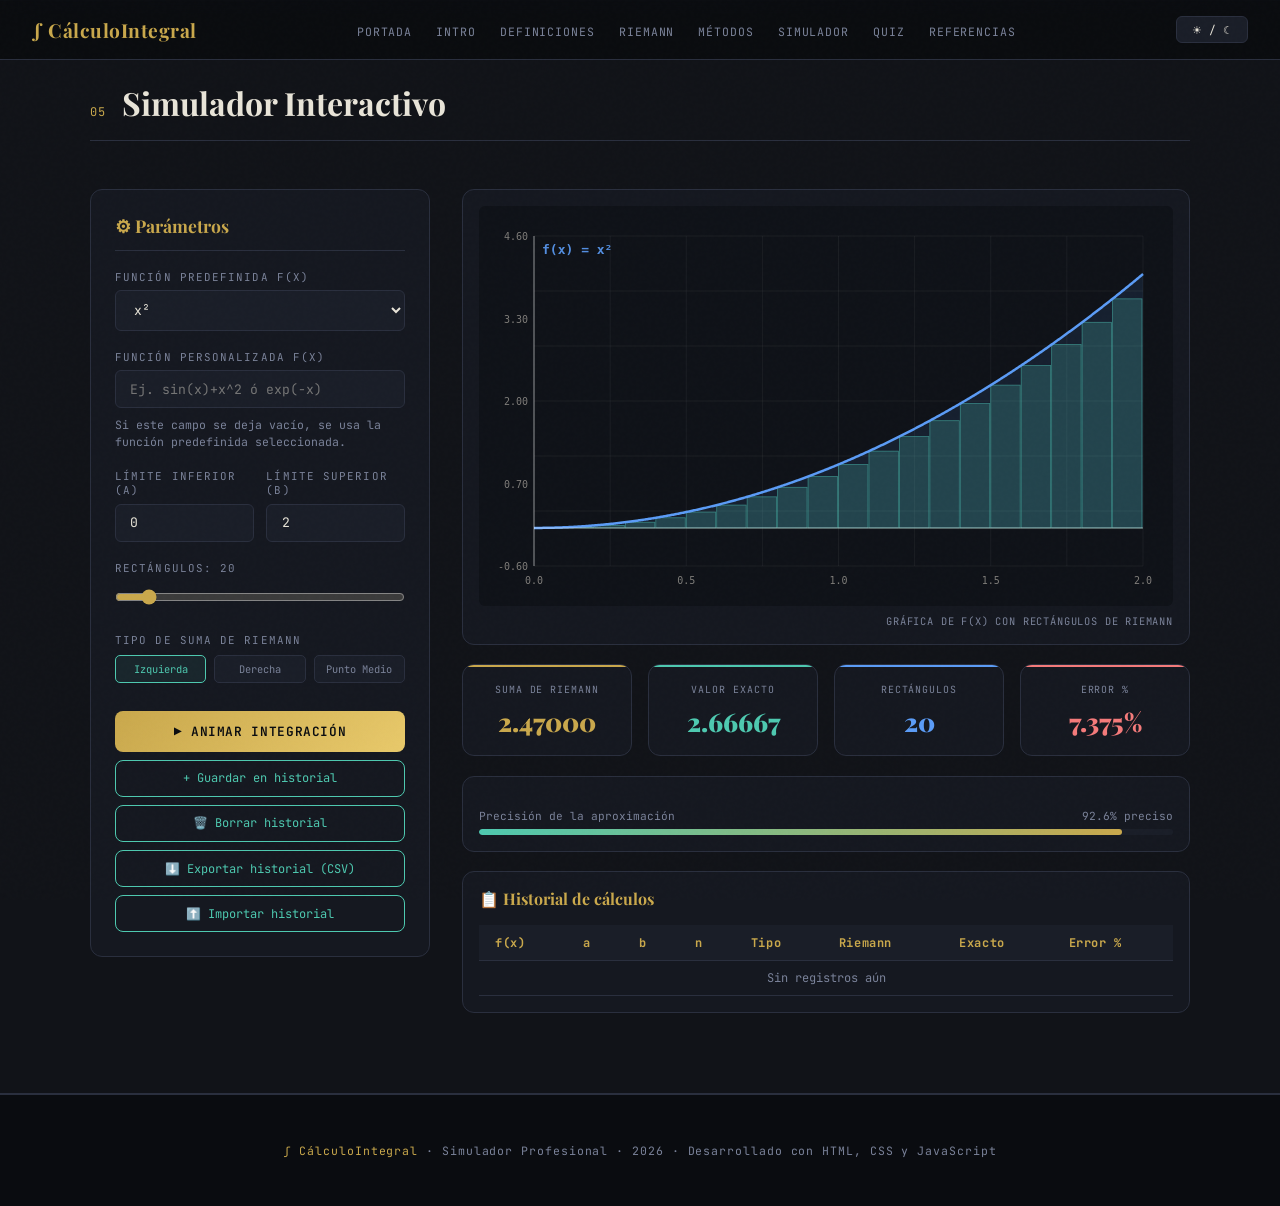
<file: HTML/simulador.html>
<!DOCTYPE html>
<html lang="es">
<head>
<meta charset="UTF-8">
<meta name="viewport" content="width=device-width, initial-scale=1.0">
<title>CálculoIntegral — Simulador</title>
<link href="https://fonts.googleapis.com/css2?family=Playfair+Display:wght@400;700;900&family=JetBrains+Mono:wght@300;400;600&family=Libre+Baskerville:ital,wght@0,400;0,700;1,400&display=swap" rel="stylesheet">
<link rel="stylesheet" href="../CSS/styles.css">
</head>
<body>
  <a href="#page-main" class="skip-link">Saltar al contenido</a>
  <nav>
    <a href="portada.html" class="nav-brand">∫ CálculoIntegral</a>
    <ul class="nav-links">
      <li><a href="portada.html">Portada</a></li>
      <li><a href="introduccion.html">Intro</a></li>
      <li><a href="definiciones.html">Definiciones</a></li>
      <li><a href="riemann.html">Riemann</a></li>
      <li><a href="metodos.html">Métodos</a></li>
      <li><a href="simulador.html">Simulador</a></li>
      <li><a href="quiz.html">Quiz</a></li>
      <li><a href="referencias.html">Referencias</a></li>
    </ul>
    <button class="nav-toggle" aria-controls="main-nav" aria-expanded="false" onclick="toggleNav()" aria-label="Abrir menú">☰</button>
    <button class="btn-darkmode" onclick="toggleMode()">☀ / ☾</button>
  </nav>

  <main id="page-main">
    <div id="simulador">
      <div class="sim-inner">
        <div class="section-header">
          <span class="section-num">05</span>
          <h2 class="section-title">Simulador Interactivo</h2>
        </div>

        <div class="sim-layout">
          <div class="sim-controls">
            <h3>⚙ Parámetros</h3>

            <div class="ctrl-group">
              <label class="ctrl-label">Función predefinida f(x)</label>
              <select class="ctrl-select" id="funcSelect" onchange="updateSim()">
                <option value="x2">x²</option>
                <option value="x3">x³</option>
                <option value="x4">x⁴</option>
                <option value="exp_neg">e⁻ˣ</option>
                <option value="sin_cos">sin(x)·cos(x)</option>
                <option value="sinx">sin(x)</option>
                <option value="cosx">cos(x)</option>
                <option value="ex">eˣ</option>
                <option value="lnx">ln(x)</option>
                <option value="sqrt">√x</option>
                <option value="arcsin">arcsin(x)</option>
                <option value="arctan">arctan(x)</option>
                <option value="inv_sqrt">1/√(1−x²)</option>
                <option value="inv_quad">1/(1+x²)</option>
                <option value="sin2">sin²(x)</option>
              </select>
            </div>
            <div class="ctrl-group">
              <label class="ctrl-label">Función personalizada f(x)</label>
              <input type="text" class="ctrl-input" id="customFuncInput" placeholder="Ej. sin(x)+x^2 ó exp(-x)" oninput="updateSim()">
              <p class="field-note">Si este campo se deja vacío, se usa la función predefinida seleccionada.</p>
            </div>

            <div class="ctrl-row">
              <div class="ctrl-group">
                <label class="ctrl-label">Límite inferior (a)</label>
                <input type="number" class="ctrl-input" id="limA" value="0" step="0.1" onchange="updateSim()">
              </div>
              <div class="ctrl-group">
                <label class="ctrl-label">Límite superior (b)</label>
                <input type="number" class="ctrl-input" id="limB" value="2" step="0.1" onchange="updateSim()">
              </div>
            </div>

            <div class="ctrl-group">
              <label class="ctrl-label">Rectángulos: <span id="nLabel">20</span></label>
              <input type="range" class="ctrl-range" id="nRange" min="1" max="200" value="20" oninput="updateSim()">
            </div>

            <div class="ctrl-group">
              <label class="ctrl-label">Tipo de suma de Riemann</label>
              <div class="riemann-type-selector">
                <button class="rtype-btn active" id="rtype-left"  onclick="setRtype('left')">Izquierda</button>
                <button class="rtype-btn"        id="rtype-right" onclick="setRtype('right')">Derecha</button>
                <button class="rtype-btn"        id="rtype-mid"   onclick="setRtype('mid')">Punto Medio</button>
              </div>
            </div>

            <div id="simErrors" class="sim-error" aria-live="polite" role="status" style="margin-bottom:.6rem;display:none"></div>

            <button class="btn-primary" onclick="animateSim()">▶ Animar integración</button>
            <button class="btn-secondary" onclick="saveHistory()">+ Guardar en historial</button>
            <button class="btn-secondary" onclick="clearHistory()">🗑️ Borrar historial</button>
            <button class="btn-secondary" id="exportBtn">⬇️ Exportar historial (CSV)</button>
            <button class="btn-secondary" id="importBtn">⬆️ Importar historial</button>
            <input type="file" id="importFile" accept=".json,.csv" style="display:none">
          </div>

          <div class="sim-canvas-area">
            <div class="canvas-wrapper">
              <canvas id="simCanvas" height="400"></canvas>
              <div class="canvas-label">Gráfica de f(x) con Rectángulos de Riemann</div>
            </div>

            <div class="results-grid">
              <div class="result-box gold">
                <div class="result-label">Suma de Riemann</div>
                <div class="result-value" id="riemannVal">—</div>
              </div>
              <div class="result-box teal">
                <div class="result-label">Valor Exacto</div>
                <div class="result-value" id="exactVal">—</div>
              </div>
              <div class="result-box blue">
                <div class="result-label">Rectángulos</div>
                <div class="result-value" id="nVal">20</div>
              </div>
              <div class="result-box rose">
                <div class="result-label">Error %</div>
                <div class="result-value" id="errorVal">—</div>
              </div>
            </div>

            <div class="canvas-wrapper">
              <div class="error-bar-wrap">
                <div class="error-bar-label">
                  <span>Precisión de la aproximación</span>
                  <span id="precLabel">—</span>
                </div>
                <div class="error-bar-bg">
                  <div class="error-bar-fill" id="precBar" style="width:0%"></div>
                </div>
              </div>
            </div>

            <div class="canvas-wrapper">
              <h3 style="font-family:'Playfair Display',serif; font-size:1rem; color:var(--gold); margin-bottom:.8rem;">📋 Historial de cálculos</h3>
              <table class="history-table">
                <thead>
                  <tr>
                    <th>f(x)</th><th>a</th><th>b</th><th>n</th><th>Tipo</th><th>Riemann</th><th>Exacto</th><th>Error %</th>
                  </tr>
                </thead>
                <tbody id="historyBody">
                  <tr><td colspan="8" style="text-align:center; color:var(--muted);">Sin registros aún</td></tr>
                </tbody>
              </table>
            </div>

          </div>
        </div>
      </div>
    </div>
  </main>

  <footer>
    <span>∫ CálculoIntegral</span> · Simulador Profesional · 2026 · Desarrollado con HTML, CSS y JavaScript
  </footer>
  <script src="../JavaScript/script.js"></script>
</body>
</html>
</file>
<file: CSS/styles.css>
/* ============================================================
   VARIABLES & RESET
   ============================================================ */
:root {
  --bg:        #0a0c10;
  --bg2:       #111318;
  --bg3:       #1a1e28;
  --card:      #151820;
  --border:    #2a2f3e;
  --gold:      #c9a84c;
  --gold2:     #e8c96a;
  --teal:      #4ec9b0;
  --rose:      #f47a7a;
  --blue:      #5b9cf6;
  --purple:    #a78bfa;
  --text:      #e8e4d8;
  --muted:     #7a8299;
  --radius:    12px;
  --shadow:    0 8px 40px rgba(0,0,0,.6);
}

/* Skip link - visible on focus for keyboard users */
.skip-link {
  position: absolute;
  left: -999px;
  top: auto;
  width: 1px;
  height: 1px;
  overflow: hidden;
}
.skip-link:focus {
  position: fixed;
  left: 1rem;
  top: 1rem;
  background: var(--gold);
  color: #0a0c10;
  padding: .6rem .9rem;
  border-radius: 6px;
  z-index: 1100;
  width: auto;
  height: auto;
}

/* Simulator error messages */
.sim-error {
  background: rgba(196,73,73,.08);
  border: 1px solid rgba(244,122,122,.15);
  color: var(--rose);
  padding: .5rem .8rem;
  border-radius: 6px;
  font-family: 'JetBrains Mono', monospace;
  font-size: .82rem;
}

.def-grid {
  display: grid;
  grid-template-columns: 1fr 200px;
  gap: 1rem;
  align-items: start;
  margin-top: 1rem;
}

.def-visual {
  background: var(--bg3);
  border: 1px solid var(--border);
  border-radius: 14px;
  padding: 1rem;
}

.def-visual svg {
  width: 100%;
  height: auto;
  display: block;
  color: var(--text);
}

.def-caption {
  font-family: 'JetBrains Mono', monospace;
  font-size: .72rem;
  color: var(--muted);
  margin-top: .8rem;
  text-align: center;
}

@media (max-width: 900px) {
  .def-grid { grid-template-columns: 1fr; }
}

.file-input-hidden { display: none; }

body.light-mode {
  --bg:        #f4f4f5;
  --bg2:       #ffffff;
  --bg3:       #f7f7f9;
  --card:      #ffffff;
  --border:    #d3d3d8;
  --gold:      #c79a52;
  --gold2:     #e2c97c;
  --teal:      #31857d;
  --rose:      #c15656;
  --blue:      #4a6fb6;
  --purple:    #8469ad;
  --text:      #1e1e24;
  --muted:     #6e7280;
  --shadow:    0 8px 32px rgba(0,0,0,.08);
}

body.light-mode .hero-grid {
  background-image:
    linear-gradient(rgba(140,100,20,.1) 1px, transparent 1px),
    linear-gradient(90deg, rgba(140,100,20,.1) 1px, transparent 1px);
}

*, *::before, *::after { box-sizing: border-box; margin: 0; padding: 0; }

html { scroll-behavior: smooth; }

body {
  font-family: 'Libre Baskerville', serif;
  background: var(--bg);
  color: var(--text);
  min-height: 100vh;
  overflow-x: hidden;
  transition: background .35s ease, color .35s ease;
}

/* ============================================================
   SCROLLBAR
   ============================================================ */
::-webkit-scrollbar { width: 6px; }
::-webkit-scrollbar-track { background: var(--bg); }
::-webkit-scrollbar-thumb { background: var(--gold); border-radius: 3px; }

/* ============================================================
   GRAIN OVERLAY
   ============================================================ */
body::before {
  content: '';
  position: fixed;
  inset: 0;
  background-image: url("data:image/svg+xml,%3Csvg viewBox='0 0 256 256' xmlns='http://www.w3.org/2000/svg'%3E%3Cfilter id='noise'%3E%3CfeTurbulence type='fractalNoise' baseFrequency='0.9' numOctaves='4' stitchTiles='stitch'/%3E%3C/filter%3E%3Crect width='100%25' height='100%25' filter='url(%23noise)' opacity='0.03'/%3E%3C/svg%3E");
  pointer-events: none;
  z-index: 9999;
  opacity: .4;
}

/* ============================================================
   NAV
   ============================================================ */
nav {
  position: fixed;
  top: 0; left: 0; right: 0;
  z-index: 1000;
  background: rgba(10,12,16,.92);
  backdrop-filter: blur(16px);
  border-bottom: 1px solid var(--border);
  padding: 0 2rem;
  height: 60px;
  display: flex;
  align-items: center;
  justify-content: space-between;
}

/* Responsive nav toggle */
.nav-toggle {
  display: none;
  background: transparent;
  border: 1px solid var(--border);
  color: var(--text);
  padding: .35rem .6rem;
  border-radius: 6px;
  cursor: pointer;
  font-family: 'JetBrains Mono', monospace;
}

@media (max-width: 900px) {
  .nav-links { display: none; position: absolute; top: 60px; right: 1rem; background: var(--card); border:1px solid var(--border); padding: .8rem 1rem; border-radius:8px; box-shadow: var(--shadow); }
  nav.open .nav-links { display: flex; flex-direction: column; gap: .6rem; }
  .nav-toggle { display: inline-block; }
}

/* Focus styles for keyboard users */
:focus { outline: none; }
:focus-visible { outline: 3px solid rgba(201,168,76,.35); outline-offset: 3px; }

.nav-brand {
  font-family: 'Playfair Display', serif;
  font-size: 1.2rem;
  color: var(--gold);
  font-weight: 700;
  text-decoration: none;
  letter-spacing: .5px;
}

.nav-links {
  display: flex;
  gap: 1.5rem;
  list-style: none;
}

.nav-links a {
  font-family: 'JetBrains Mono', monospace;
  font-size: .72rem;
  color: var(--muted);
  text-decoration: none;
  letter-spacing: .08em;
  text-transform: uppercase;
  transition: color .2s;
}

.nav-links a:hover { color: var(--gold); }

.btn-darkmode {
  background: var(--bg3);
  border: 1px solid var(--border);
  color: var(--text);
  padding: .35rem .9rem;
  border-radius: 6px;
  cursor: pointer;
  font-family: 'JetBrains Mono', monospace;
  font-size: .7rem;
  transition: border-color .2s, color .2s, background .35s ease;
}
.btn-darkmode:hover { border-color: var(--gold); color: var(--gold); }

/* ============================================================
   HERO / PORTADA
   ============================================================ */
#portada {
  min-height: 100vh;
  display: flex;
  flex-direction: column;
  align-items: center;
  justify-content: center;
  text-align: center;
  padding: 6rem 2rem 4rem;
  position: relative;
  overflow: hidden;
}

.hero-bg {
  position: absolute;
  inset: 0;
  background:
    radial-gradient(ellipse 80% 60% at 50% 0%, rgba(201,168,76,.12) 0%, transparent 60%),
    radial-gradient(ellipse 60% 40% at 80% 80%, rgba(78,201,176,.07) 0%, transparent 50%),
    radial-gradient(ellipse 50% 50% at 20% 60%, rgba(91,156,246,.07) 0%, transparent 50%);
}

/* Animated grid */
.hero-grid {
  position: absolute;
  inset: 0;
  background-image:
    linear-gradient(rgba(201,168,76,.06) 1px, transparent 1px),
    linear-gradient(90deg, rgba(201,168,76,.06) 1px, transparent 1px);
  background-size: 60px 60px;
  animation: gridPan 30s linear infinite;
}

@keyframes gridPan {
  from { background-position: 0 0; }
  to   { background-position: 60px 60px; }
}

.hero-content { position: relative; z-index: 2; max-width: 800px; }

.hero-banner {
  display: grid;
  grid-template-columns: 1fr 240px;
  gap: 1.25rem;
  margin-top: 2rem;
  padding: 1.4rem 1.3rem;
  background: rgba(255,255,255,.08);
  border: 1px solid rgba(255,255,255,.12);
  border-radius: calc(var(--radius) - 2px);
}

.hero-banner-copy strong {
  display: block;
  font-size: 1rem;
  color: var(--text);
  margin-bottom: .6rem;
}

.hero-banner-copy p {
  color: var(--muted);
  line-height: 1.8;
  font-size: .95rem;
}

.hero-banner-visual {
  min-height: 140px;
  display: flex;
  flex-direction: column;
  align-items: center;
  justify-content: center;
}

.hero-banner-img {
  width: 100%;
  height: auto;
  border-radius: 18px;
  margin-bottom: 1rem;
  max-height: 220px;
  object-fit: cover;
}

.hero-banner-visual svg {
  width: 100%;
  height: auto;
  border-radius: 18px;
}

@media (max-width: 900px) {
  .hero-banner { grid-template-columns: 1fr; }
}

.hero-tag {
  display: inline-block;
  font-family: 'JetBrains Mono', monospace;
  font-size: .7rem;
  color: var(--gold);
  letter-spacing: .2em;
  text-transform: uppercase;
  border: 1px solid rgba(201,168,76,.4);
  padding: .3rem 1rem;
  border-radius: 20px;
  margin-bottom: 1.5rem;
  animation: fadeUp .8s ease both;
}

.hero-title {
  font-family: 'Playfair Display', serif;
  font-size: clamp(2.8rem, 8vw, 5.5rem);
  font-weight: 900;
  line-height: 1.05;
  animation: fadeUp .8s .1s ease both;
  letter-spacing: -.02em;
}

.hero-title span { color: var(--gold); }

.hero-subtitle {
  font-size: 1.05rem;
  color: var(--muted);
  margin-top: 1.2rem;
  line-height: 1.7;
  animation: fadeUp .8s .2s ease both;
}

.hero-text {
  color: var(--text);
  margin: 1.25rem auto 0;
  max-width: 680px;
  line-height: 1.8;
  font-size: 1rem;
  animation: fadeUp .8s .25s ease both;
}

.hero-highlights {
  list-style: none;
  padding: 0;
  margin: 1rem auto 0;
  max-width: 680px;
  display: grid;
  gap: .75rem;
  animation: fadeUp .8s .3s ease both;
}

.hero-highlights li {
  color: var(--muted);
  position: relative;
  padding-left: 1.5rem;
  line-height: 1.75;
}

.hero-highlights li::before {
  content: '•';
  position: absolute;
  left: 0;
  color: var(--gold);
  font-size: 1.1rem;
  line-height: 1.75;
}

.hero-meta {
  margin-top: 2.5rem;
  display: grid;
  grid-template-columns: repeat(auto-fit, minmax(160px, 1fr));
  gap: 1rem;
  animation: fadeUp .8s .3s ease both;
}

.hero-actions {
  margin: 2rem auto 0;
  display: flex;
  justify-content: center;
  align-items: center;
  gap: 1rem;
  flex-wrap: wrap;
  max-width: 540px;
}

.hero-actions .btn-primary,
.hero-actions .btn-secondary {
  display: inline-flex;
  justify-content: center;
  align-items: center;
  width: auto;
  min-width: 170px;
  padding: .95rem 1.5rem;
  border-radius: 999px;
}

@media (max-width: 620px) {
  .hero-actions .btn-primary,
  .hero-actions .btn-secondary {
    width: 100%;
  }
}

@media (max-width: 480px) {
  .hero-title {
    font-size: 2.2rem;
    line-height: 1.08;
  }

  .hero-subtitle {
    font-size: .95rem;
    margin-top: .9rem;
    max-width: 92%;
    margin-left: auto;
    margin-right: auto;
  }

  .hero-text {
    font-size: .95rem;
    padding: 0 1rem;
    max-width: 92%;
  }

  .hero-highlights {
    gap: .5rem;
    padding: 0 1rem;
    max-width: 92%;
  }

  .hero-banner {
    grid-template-columns: 1fr;
    padding: 1rem;
    gap: .8rem;
  }

  .hero-banner-visual { min-height: 120px; }

  .hero-meta {
    grid-template-columns: 1fr;
    gap: .6rem;
    margin-top: 1.5rem;
  }

  .meta-card { padding: .8rem; }

  .hero-formula { font-size: 1.05rem; margin-top: 2rem; }

  nav { height: 56px; padding: 0 1rem; }
  .nav-brand { font-size: 1rem; }
  .nav-links { gap: 1rem; font-size: .68rem; }
}

.meta-card {
  background: rgba(255,255,255,.04);
  border: 1px solid var(--border);
  border-radius: var(--radius);
  padding: 1rem 1.2rem;
  text-align: left;
}

.meta-label {
  font-family: 'JetBrains Mono', monospace;
  font-size: .62rem;
  color: var(--gold);
  text-transform: uppercase;
  letter-spacing: .1em;
  margin-bottom: .3rem;
}

.meta-value {
  font-size: .88rem;
  color: var(--text);
}

.hero-formula {
  margin-top: 3rem;
  font-family: 'JetBrains Mono', monospace;
  font-size: 1.4rem;
  color: var(--teal);
  animation: fadeUp .8s .4s ease both;
  letter-spacing: .05em;
}

@keyframes fadeUp {
  from { opacity: 0; transform: translateY(20px); }
  to   { opacity: 1; transform: translateY(0); }
}

/* ============================================================
   SECTION LAYOUT
   ============================================================ */
section {
  max-width: 1100px;
  margin: 0 auto;
  padding: 5rem 2rem;
}

#definiciones {
  background: var(--bg2);
  max-width: 100%;
  padding: 5rem 2rem;
}

#definiciones .section-inner {
  max-width: 1100px;
  margin: 0 auto;
}

.section-header {
  display: flex;
  align-items: baseline;
  gap: 1rem;
  margin-bottom: 3rem;
  border-bottom: 1px solid var(--border);
  padding-bottom: 1rem;
}

.section-num {
  font-family: 'JetBrains Mono', monospace;
  font-size: .75rem;
  color: var(--gold);
  letter-spacing: .1em;
}

.section-title {
  font-family: 'Playfair Display', serif;
  font-size: 2rem;
  font-weight: 700;
}

/* ============================================================
   CARDS
   ============================================================ */
.card {
  background: var(--card);
  border: 1px solid var(--border);
  border-radius: var(--radius);
  padding: 1.8rem;
  transition: border-color .25s, transform .25s;
  transition: border-color .25s, transform .25s, background .35s ease, color .35s ease;
}

.card:hover { border-color: rgba(201,168,76,.4); transform: translateY(-2px); }

.grid-2 { display: grid; grid-template-columns: repeat(auto-fit, minmax(280px, 1fr)); gap: 1.2rem; }
.grid-3 { display: grid; grid-template-columns: repeat(auto-fit, minmax(220px, 1fr)); gap: 1.2rem; }

.card h3 {
  font-family: 'Playfair Display', serif;
  font-size: 1.15rem;
  color: var(--gold2);
  margin-bottom: .8rem;
}

.card p, .card li {
  font-size: .9rem;
  color: var(--muted);
  line-height: 1.75;
}

.card ul { list-style: none; padding: 0; }
.card li::before { content: '→ '; color: var(--teal); font-family: monospace; }

.formula-block {
  background: var(--bg3);
  border: 1px solid var(--border);
  border-left: 3px solid var(--gold);
  border-radius: 6px;
  padding: .9rem 1.2rem;
  font-family: 'JetBrains Mono', monospace;
  font-size: .95rem;
  color: var(--teal);
  margin: .8rem 0;
  overflow-x: auto;
}

.badge {
  display: inline-block;
  padding: .2rem .6rem;
  border-radius: 4px;
  font-family: 'JetBrains Mono', monospace;
  font-size: .7rem;
  font-weight: 600;
  margin-bottom: .5rem;
}
.badge-gold { background: rgba(201,168,76,.15); color: var(--gold); border: 1px solid rgba(201,168,76,.3); }
.badge-teal { background: rgba(78,201,176,.15); color: var(--teal); border: 1px solid rgba(78,201,176,.3); }
.badge-rose { background: rgba(244,122,122,.15); color: var(--rose); border: 1px solid rgba(244,122,122,.3); }
.badge-blue { background: rgba(91,156,246,.15); color: var(--blue); border: 1px solid rgba(91,156,246,.3); }
.badge-purple { background: rgba(167,139,250,.15); color: var(--purple); border: 1px solid rgba(167,139,250,.3); }

/* ============================================================
   INTRO
   ============================================================ */
.intro-grid {
  display: grid;
  grid-template-columns: 1fr 1fr;
  gap: 2rem;
  align-items: start;
}

@media (max-width: 700px) { .intro-grid { grid-template-columns: 1fr; } }

.intro-text p { font-size: .95rem; line-height: 1.9; color: var(--muted); margin-bottom: 1rem; }

.stat-row { display: flex; flex-wrap: wrap; gap: 1rem; margin-top: 1.5rem; }

.stat-box {
  flex: 1;
  min-width: 100px;
  background: var(--bg3);
  border: 1px solid var(--border);
  border-radius: var(--radius);
  padding: 1rem;
  text-align: center;
}

.stat-num {
  font-family: 'Playfair Display', serif;
  font-size: 2rem;
  color: var(--gold);
  font-weight: 900;
}

.stat-desc {
  font-family: 'JetBrains Mono', monospace;
  font-size: .65rem;
  color: var(--muted);
  text-transform: uppercase;
  letter-spacing: .08em;
  margin-top: .3rem;
}

/* ============================================================
   DEFINITIONS ACCORDION
   ============================================================ */
.accordion { border: 1px solid var(--border); border-radius: var(--radius); overflow: hidden; }

.acc-item { border-bottom: 1px solid var(--border); }
.acc-item:last-child { border-bottom: none; }

.acc-header {
  width: 100%;
  background: var(--card);
  border: none;
  padding: 1.1rem 1.5rem;
  text-align: left;
  cursor: pointer;
  display: flex;
  justify-content: space-between;
  align-items: center;
  font-family: 'JetBrains Mono', monospace;
  font-size: .85rem;
  color: var(--text);
  transition: background .2s;
}

.acc-header:hover { background: var(--bg3); }
.acc-header.open { color: var(--gold); }

.acc-icon {
  font-size: 1rem;
  color: var(--gold);
  transition: transform .3s;
}
.acc-header.open .acc-icon { transform: rotate(45deg); }

.acc-body {
  display: none;
  padding: 1.2rem 1.5rem;
  background: var(--bg2);
  font-size: .88rem;
  line-height: 1.8;
  color: var(--muted);
}
.acc-body.open { display: block; }

/* ============================================================
   METHODS TABS
   ============================================================ */
.tab-bar {
  display: flex;
  flex-wrap: wrap;
  gap: .5rem;
  margin-bottom: 1.5rem;
}

.tab-btn {
  background: var(--bg3);
  border: 1px solid var(--border);
  color: var(--muted);
  padding: .45rem 1rem;
  border-radius: 6px;
  cursor: pointer;
  font-family: 'JetBrains Mono', monospace;
  font-size: .72rem;
  transition: all .2s;
}

.tab-btn:hover { border-color: var(--gold); color: var(--gold); }
.tab-btn.active { background: rgba(201,168,76,.15); border-color: var(--gold); color: var(--gold); }

.tab-panel { display: none; }
.tab-panel.active { display: block; }

/* ============================================================
   RIEMANN TYPES
   ============================================================ */
.riemann-grid { display: grid; grid-template-columns: repeat(auto-fit, minmax(180px, 1fr)); gap: 1rem; margin: 1.5rem 0; }

.riemann-card {
  border: 1px solid var(--border);
  border-radius: var(--radius);
  padding: 1.2rem;
  text-align: center;
  cursor: pointer;
  transition: all .25s;
  background: var(--card);
}

.riemann-card:hover, .riemann-card.active {
  border-color: var(--teal);
  background: rgba(78,201,176,.08);
}

.riemann-card .icon { font-size: 2rem; margin-bottom: .5rem; }
.riemann-card h4 { font-family: 'JetBrains Mono', monospace; font-size: .8rem; color: var(--teal); }

/* ============================================================
   SIMULATOR
   ============================================================ */
#simulador {
  background: var(--bg2);
  border-top: 1px solid var(--border);
  border-bottom: 1px solid var(--border);
  max-width: 100%;
  padding: 5rem 2rem;
}

.sim-inner { max-width: 1100px; margin: 0 auto; }

.sim-layout {
  display: grid;
  grid-template-columns: 340px 1fr;
  gap: 2rem;
  align-items: start;
}

@media (max-width: 900px) { .sim-layout { grid-template-columns: 1fr; } }

.sim-controls {
  background: var(--card);
  border: 1px solid var(--border);
  border-radius: var(--radius);
  padding: 1.5rem;
  position: sticky;
  top: 80px;
}

.sim-controls h3 {
  font-family: 'Playfair Display', serif;
  font-size: 1.1rem;
  color: var(--gold);
  margin-bottom: 1.2rem;
  border-bottom: 1px solid var(--border);
  padding-bottom: .8rem;
}

.ctrl-group { margin-bottom: 1.2rem; }

.ctrl-label {
  font-family: 'JetBrains Mono', monospace;
  font-size: .68rem;
  color: var(--muted);
  text-transform: uppercase;
  letter-spacing: .1em;
  display: block;
  margin-bottom: .4rem;
}

.ctrl-select, .ctrl-input {
  width: 100%;
  background: var(--bg3);
  border: 1px solid var(--border);
  color: var(--text);
  padding: .6rem .9rem;
  border-radius: 6px;
  font-family: 'JetBrains Mono', monospace;
  font-size: .82rem;
  transition: border-color .2s;
  outline: none;
}

.field-note {
  margin-top: .45rem;
  font-family: 'JetBrains Mono', monospace;
  font-size: .72rem;
  color: var(--muted);
  line-height: 1.5;
}

.ctrl-select:focus, .ctrl-input:focus { border-color: var(--gold); }

.ctrl-range {
  width: 100%;
  accent-color: var(--gold);
  margin: .5rem 0;
}

.range-display {
  font-family: 'JetBrains Mono', monospace;
  font-size: .8rem;
  color: var(--gold);
  text-align: center;
}

.ctrl-row { display: grid; grid-template-columns: 1fr 1fr; gap: .8rem; }

.btn-primary {
  width: 100%;
  background: linear-gradient(135deg, var(--gold) 0%, var(--gold2) 100%);
  color: #0a0c10;
  border: none;
  padding: .75rem;
  border-radius: 8px;
  font-family: 'JetBrains Mono', monospace;
  font-size: .8rem;
  font-weight: 600;
  cursor: pointer;
  letter-spacing: .05em;
  text-transform: uppercase;
  transition: opacity .2s, transform .2s;
  margin-top: .5rem;
}

.btn-primary:hover { opacity: .9; transform: translateY(-1px); }

.btn-secondary {
  width: 100%;
  background: transparent;
  color: var(--teal);
  border: 1px solid var(--teal);
  padding: .6rem;
  border-radius: 8px;
  font-family: 'JetBrains Mono', monospace;
  font-size: .75rem;
  cursor: pointer;
  transition: all .2s;
  margin-top: .5rem;
}

.btn-secondary:hover { background: rgba(78,201,176,.1); }

.riemann-type-selector {
  display: grid;
  grid-template-columns: repeat(3, 1fr);
  gap: .5rem;
  margin-top: .5rem;
}

.rtype-btn {
  background: var(--bg3);
  border: 1px solid var(--border);
  color: var(--muted);
  padding: .4rem .3rem;
  border-radius: 5px;
  cursor: pointer;
  font-family: 'JetBrains Mono', monospace;
  font-size: .65rem;
  text-align: center;
  transition: all .2s;
}

.rtype-btn.active, .rtype-btn:hover {
  border-color: var(--teal);
  color: var(--teal);
  background: rgba(78,201,176,.08);
}

/* Canvas area */
.sim-canvas-area {
  display: flex;
  flex-direction: column;
  gap: 1.2rem;
}

.canvas-wrapper {
  background: var(--card);
  border: 1px solid var(--border);
  border-radius: var(--radius);
  padding: 1rem;
  position: relative;
}

canvas {
  width: 100%;
  display: block;
  border-radius: 6px;
}

.canvas-label {
  font-family: 'JetBrains Mono', monospace;
  font-size: .65rem;
  color: var(--muted);
  text-align: right;
  margin-top: .5rem;
  letter-spacing: .08em;
  text-transform: uppercase;
}

/* Results panel */
.results-grid { display: grid; grid-template-columns: repeat(auto-fit, minmax(160px, 1fr)); gap: 1rem; }

.result-box {
  background: var(--card);
  border: 1px solid var(--border);
  border-radius: var(--radius);
  padding: 1.1rem 1.2rem;
  text-align: center;
  position: relative;
  overflow: hidden;
}

.result-box::before {
  content: '';
  position: absolute;
  top: 0; left: 0; right: 0;
  height: 2px;
}

.result-box.gold::before  { background: var(--gold); }
.result-box.teal::before  { background: var(--teal); }
.result-box.blue::before  { background: var(--blue); }
.result-box.rose::before  { background: var(--rose); }

.result-label {
  font-family: 'JetBrains Mono', monospace;
  font-size: .62rem;
  color: var(--muted);
  text-transform: uppercase;
  letter-spacing: .1em;
  margin-bottom: .5rem;
}

.result-value {
  font-family: 'Playfair Display', serif;
  font-size: 1.6rem;
  font-weight: 900;
}

.result-box.gold .result-value  { color: var(--gold); }
.result-box.teal .result-value  { color: var(--teal); }
.result-box.blue .result-value  { color: var(--blue); }
.result-box.rose .result-value  { color: var(--rose); }

/* Error bar */
.error-bar-wrap { margin-top: 1rem; }

.error-bar-label {
  display: flex;
  justify-content: space-between;
  font-family: 'JetBrains Mono', monospace;
  font-size: .7rem;
  color: var(--muted);
  margin-bottom: .4rem;
}

.error-bar-bg {
  height: 6px;
  background: var(--bg3);
  border-radius: 3px;
  overflow: hidden;
}

.error-bar-fill {
  height: 100%;
  background: linear-gradient(90deg, var(--teal), var(--gold));
  border-radius: 3px;
  transition: width .5s ease;
}

/* ============================================================
   QUIZ
   ============================================================ */
.quiz-wrap {
  background: var(--card);
  border: 1px solid var(--border);
  border-radius: var(--radius);
  padding: 2rem;
}

.quiz-q {
  font-family: 'Playfair Display', serif;
  font-size: 1.1rem;
  color: var(--text);
  margin-bottom: 1.2rem;
  line-height: 1.6;
}

.quiz-options { display: flex; flex-direction: column; gap: .7rem; }

.quiz-opt {
  background: var(--bg3);
  border: 1px solid var(--border);
  color: var(--text);
  padding: .8rem 1.2rem;
  border-radius: 8px;
  cursor: pointer;
  font-size: .9rem;
  text-align: left;
  transition: all .2s;
}

.quiz-opt:hover { border-color: var(--gold); color: var(--gold); }
.quiz-opt.correct { border-color: var(--teal); background: rgba(78,201,176,.12); color: var(--teal); }
.quiz-opt.wrong   { border-color: var(--rose); background: rgba(244,122,122,.12); color: var(--rose); }

.quiz-nav { display: flex; gap: 1rem; margin-top: 1.5rem; align-items: center; }

.quiz-progress {
  flex: 1;
  font-family: 'JetBrains Mono', monospace;
  font-size: .75rem;
  color: var(--muted);
}

.quiz-score {
  font-family: 'Playfair Display', serif;
  font-size: 1rem;
  color: var(--gold);
}

/* ============================================================
   REFERENCES
   ============================================================ */
.ref-list { list-style: none; }

.ref-list li {
  border-left: 2px solid var(--border);
  padding: .8rem 1.2rem;
  margin-bottom: .8rem;
  font-size: .85rem;
  color: var(--muted);
  line-height: 1.7;
  transition: border-color .2s;
}

.ref-list li:hover { border-color: var(--gold); }
.ref-list li strong { color: var(--text); }

/* ============================================================
   FOOTER
   ============================================================ */
footer {
  text-align: center;
  padding: 3rem 2rem;
  border-top: 1px solid var(--border);
  font-family: 'JetBrains Mono', monospace;
  font-size: .72rem;
  color: var(--muted);
  letter-spacing: .08em;
}

footer span { color: var(--gold); }

/* ============================================================
   POPUP / MODAL
   ============================================================ */
.overlay {
  display: none;
  position: fixed;
  inset: 0;
  background: rgba(0,0,0,.7);
  z-index: 2000;
  align-items: center;
  justify-content: center;
}

.overlay.open { display: flex; }

.modal {
  background: var(--bg2);
  border: 1px solid var(--border);
  border-radius: var(--radius);
  max-width: 540px;
  width: 90%;
  padding: 2rem;
  position: relative;
  animation: fadeUp .3s ease;
}

.modal-close {
  position: absolute;
  top: 1rem; right: 1rem;
  background: none;
  border: none;
  color: var(--muted);
  font-size: 1.2rem;
  cursor: pointer;
  line-height: 1;
}

.modal-close:hover { color: var(--text); }

.modal h3 {
  font-family: 'Playfair Display', serif;
  font-size: 1.3rem;
  color: var(--gold);
  margin-bottom: 1rem;
}

/* ============================================================
   DARK/LIGHT MODE
   ============================================================ */
/* Modo claro controlado por la clase body.light-mode desde JavaScript */

/* ============================================================
   RESPONSIVE
   ============================================================ */
@media (max-width: 600px) {
  .nav-links { display: none; }
  .hero-meta { grid-template-columns: 1fr 1fr; }
  .sim-controls { position: static; }
}

/* ============================================================
   HISTORY TABLE
   ============================================================ */
.history-table {
  width: 100%;
  border-collapse: collapse;
  font-family: 'JetBrains Mono', monospace;
  font-size: .75rem;
  margin-top: 1rem;
}

.history-table th {
  background: var(--bg3);
  color: var(--gold);
  padding: .6rem 1rem;
  text-align: left;
  border-bottom: 1px solid var(--border);
  letter-spacing: .05em;
}

.history-table td {
  padding: .55rem 1rem;
  border-bottom: 1px solid var(--border);
  color: var(--muted);
}

.history-table tr:hover td { color: var(--text); background: var(--bg3); }

/* Animated integral symbol decoration */
.deco-integral {
  font-family: 'Playfair Display', serif;
  font-size: 8rem;
  color: rgba(201,168,76,.05);
  position: absolute;
  pointer-events: none;
  user-select: none;
  line-height: 1;
}
</file>
